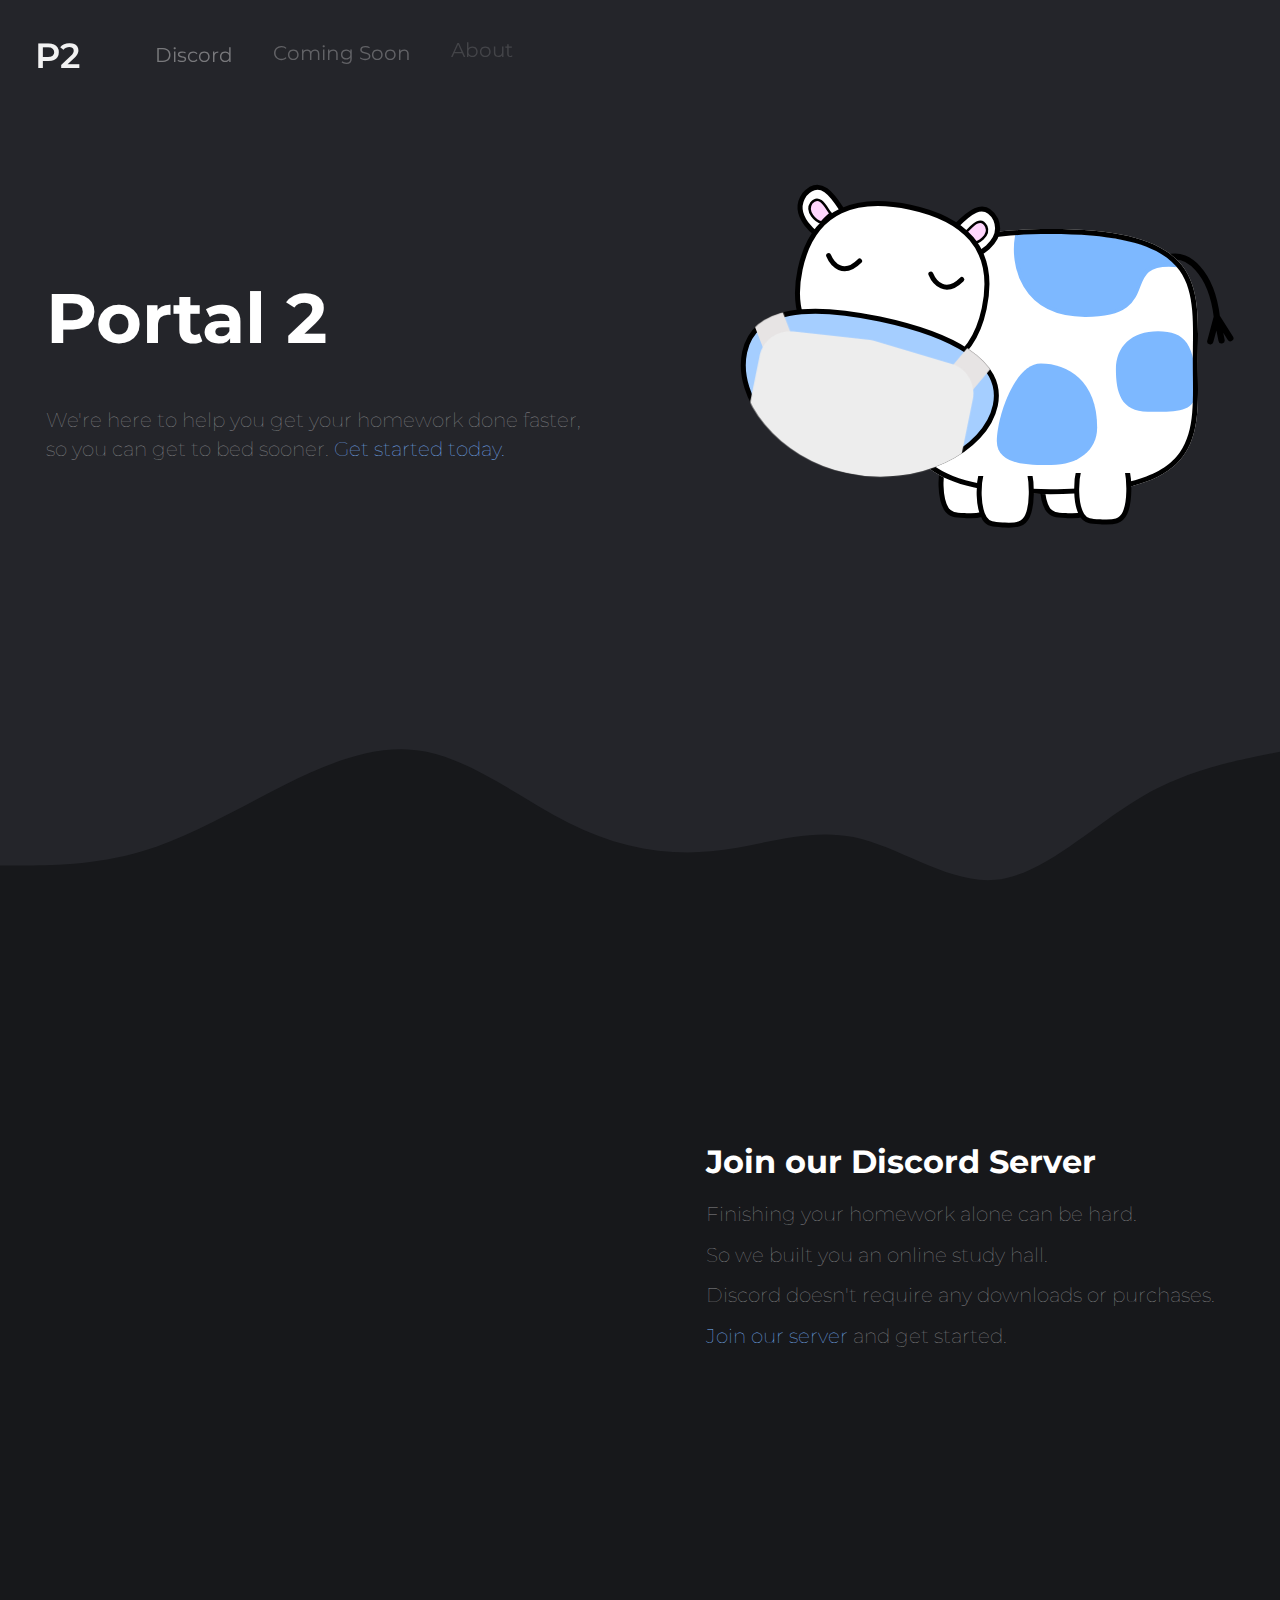
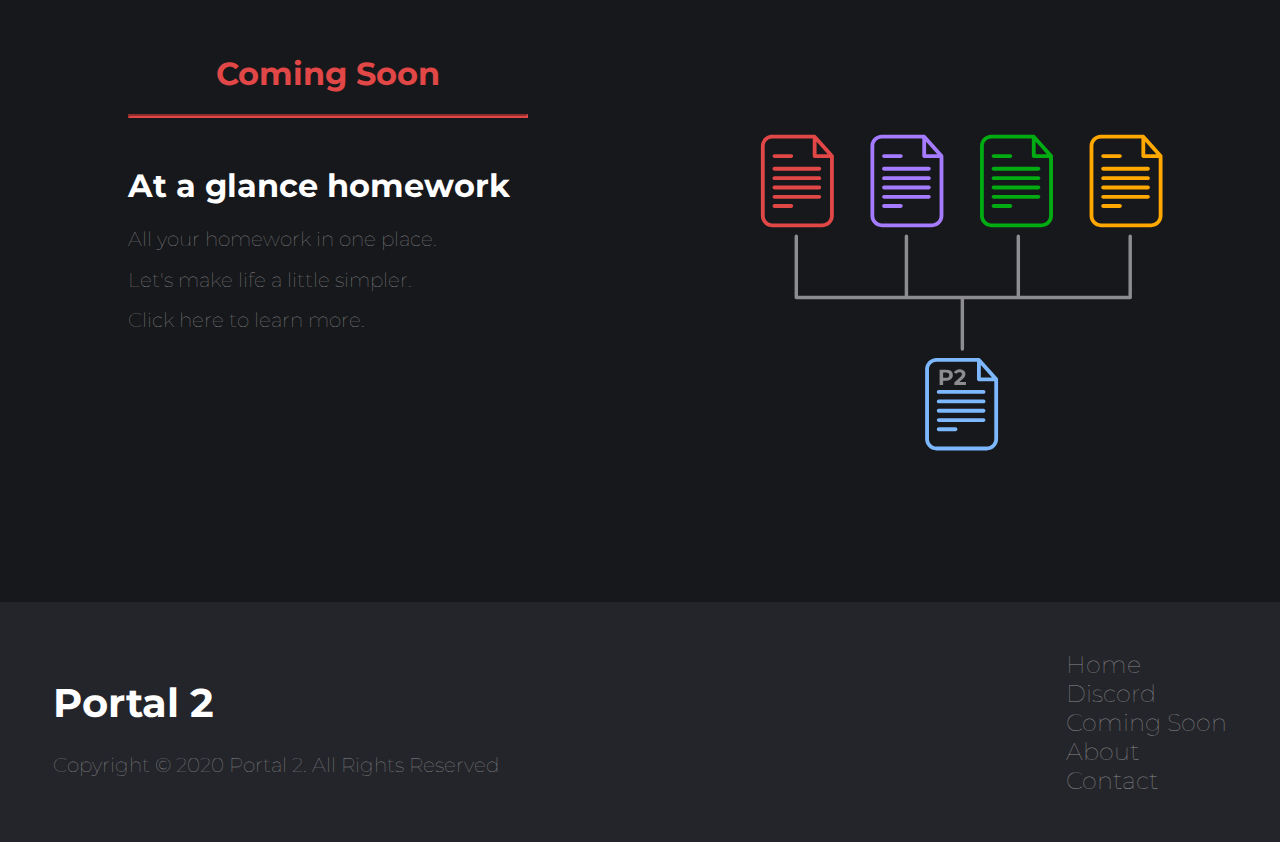
<file: index.html>
<!DOCTYPE html>
<html lang="en">
<head>
    <!-- Analytics -->
    <script async src="https://www.googletagmanager.com/gtag/js?id=UA-155208726-1"></script>
    <script>
    window.dataLayer = window.dataLayer || [];
    function gtag(){dataLayer.push(arguments);}
    gtag('js', new Date());
    gtag('config', 'UA-155208726-1');
    </script>

    <!-- Universal Metadata -->
    <meta charset="UTF-8">
    <meta name="viewport" content="width=device-width, initial-scale=1.0">
    <meta http-equiv="X-UA-Compatible" content="ie=edge">
    <meta name="description" content="A help center for Head-Royce School students to make homework easier. Visit our online library and Discord server!"/>
    <meta name="author" content="Riley C">
    <meta name="keywords" content="portal, Head-Royce School, HRS, portal 2, Head-Royce, homework, HRS homework, home page"/>
    
    <!-- Discord Embed -->
    <meta property="og:site_name" content="Website and Discord Server">
    <meta property="og:url" content="https://portal-2.github.io">
    <meta property="og:title" content="Portal 2">
    <meta property="og:description" content="A help center for Head-Royce School students to make homework easier. Visit our online resources and Discord server!">
    <meta property="og:type" content="website">
    
    <meta property="og:image" content="http://example.com/ogp.jpg" />
    <meta property="og:image:secure_url" content="https://secure.example.com/ogp.jpg" />
    <meta property="og:image:type" content="image/jpeg" />
    <meta property="og:image:width" content="400" />
    <meta property="og:image:height" content="300" />
    <meta property="og:image:alt" content="A shiny red apple with a bite taken out" />

    <meta name="og:image" itemprop="image" content="images/favicon.png">
    <meta name="theme-color" content="#7DB8FF">
    
    <!-- Icons -->
    <link rel="shortcut icon" href="images/favicon.ico" type="image/x-icon">
    <link rel="apple-touch-icon" href="images/favicon.png">

    <!-- Fonts -->
    <link href="https://fonts.googleapis.com/css?family=Montserrat:300,600" rel="stylesheet">
    <link href="https://fonts.googleapis.com/css?family=Lato&display=swap" rel="stylesheet">
    <link rel="stylesheet" type="text/css" href="pages/template.css">
    <title>Portal 2 - Home</title>
    <style>
    svg#cow-speech{
        position: absolute;
        right: 44%;
        top: 19%;
    }

    #Head{
        transition: 0.5s ease;
    }
    @keyframes head {
        20%, 100%{
            transform: translateY(-10px);
            transform-origin: center;
        }
    }
        
    #Head:hover{
        transform: translateY(-20px);
        transform-origin: center;
    }

    #Headhov{
        transform: translateY(-20px);
        transform-origin: center;
    }

    #Body-Main{
        animation: 2s body-main ease-in-out infinite alternate;
    }
    @keyframes body-main {
        to{
            transform: translateY(-8px);
            transform-origin: center;
        }
    }

    #Lower-Head{
        animation: 2s lower-head ease-in-out infinite alternate;
    }

    @keyframes lower-head{
        to{
            transform: translateY(6px);
            transform-origin: bottom;
        }
    }

    #Tail{
        animation: 2s tail ease-in-out infinite alternate;
    }

    @keyframes tail {
        to{
            transform: translatex(6px);
            transform-origin: top;
        }
    }


    #Front-Feet{
        animation: 0.1s ease-in-out infinite alternate;
        animation-name: none;
    }

    @keyframes front-feet {
        from{
            transform: translateY(8px);
        }
        to{
            transform: translateY(0px);
        }
    }

    #Back-Feet{
        animation: 0.1s ease-in-out infinite alternate backwards;
        animation-name: none;
    }

    @keyframes back-feet {
        from{
            transform: translateY(0px);
        }
        to{
            transform: translateY(8px);
        }
    }


    div.sec1{
        display: flex;
        flex-flow: row nowrap;
        justify-content: space-evenly;
        align-items: center;
        width: 100%;
        padding-top: 5em;
    }
    
    div.intro{
        max-width: 650px;
    }
    svg#cow{
        width: 40%;
    }
    h1#title{
        font-size: 70px;
        margin-right: 5em;
    }
    h2#desc{
        font-size: 20px;
        font-weight: 20;

    }
    h2#desc2{
        font-size: 20px;
        font-weight: 20;
        transform: translateY(-50%);
    }
    a.bodylinks{
        color: var(--main-color);
    }

    a#gs:hover{
        color: var(--main-color-selected);
    }
    svg#wave{
        display: block;
        
    }

    #wavepath{
        animation: wavy 40s linear infinite alternate;
        animation-fill-mode: forwards;
        -webkit-animation: wavy 40s linear infinite alternate;
        -webkit-animation-fill-mode: forwards;
    }
    @keyframes wavy {
        0%{
            d:path("M0 256L26.7 256C53.3 256 107 256 160 240C213.3 224 267 192 320 165.3C373.3 139 427 117 480 128C533.3 139 587 181 640 208C693.3 235 747 245 800 240C853.3 235 907 213 960 224C1013.3 235 1067 277 1120 272C1173.3 267 1227 213 1280 181.3C1333.3 149 1387 139 1413 133.3L1440 128L1440 320L1413.3 320C1386.7 320 1333 320 1280 320C1226.7 320 1173 320 1120 320C1066.7 320 1013 320 960 320C906.7 320 853 320 800 320C746.7 320 693 320 640 320C586.7 320 533 320 480 320C426.7 320 373 320 320 320C266.7 320 213 320 160 320C106.7 320 53 320 27 320L0 320Z");
        }
        50%{
            d:path("M0,192L26.7,165.3C53.3,139,107,85,160,101.3C213.3,117,267,203,320,218.7C373.3,235,427,181,480,176C533.3,171,587,213,640,202.7C693.3,192,747,128,800,128C853.3,128,907,192,960,213.3C1013.3,235,1067,213,1120,181.3C1173.3,149,1227,107,1280,85.3C1333.3,64,1387,64,1413,64L1440,64L1440,320L1413.3,320C1386.7,320,1333,320,1280,320C1226.7,320,1173,320,1120,320C1066.7,320,1013,320,960,320C906.7,320,853,320,800,320C746.7,320,693,320,640,320C586.7,320,533,320,480,320C426.7,320,373,320,320,320C266.7,320,213,320,160,320C106.7,320,53,320,27,320L0,320Z");
        }
        100%{
            d:path("M0,224L26.7,213.3C53.3,203,107,181,160,160C213.3,139,267,117,320,117.3C373.3,117,427,139,480,170.7C533.3,203,587,245,640,224C693.3,203,747,117,800,117.3C853.3,117,907,203,960,224C1013.3,245,1067,203,1120,197.3C1173.3,192,1227,224,1280,234.7C1333.3,245,1387,235,1413,229.3L1440,224L1440,320L1413.3,320C1386.7,320,1333,320,1280,320C1226.7,320,1173,320,1120,320C1066.7,320,1013,320,960,320C906.7,320,853,320,800,320C746.7,320,693,320,640,320C586.7,320,533,320,480,320C426.7,320,373,320,320,320C266.7,320,213,320,160,320C106.7,320,53,320,27,320L0,320Z");
        }

    }

    div.bodyblock{
        display: grid;
        grid-template-columns: 1fr 1fr;
        grid-template-rows: 1fr 1fr;
        justify-items: center;
        align-items: center;
        height: 80em;
        background-color: var(--dark-grey);
    }


    div.textblock1{
        max-width: 40em;
    }
    div#tb2{
        margin-top: 3em;
        margin-left: 1em;
    }
    div.textblock2{
        max-width: 25em;
    }
    #discord-lobby{
        width: 70%;
        height: 50%;
    }
    div#efficiency{
        position: absolute;
    }
    h2.subdesc{
        font-size: 20px;
    }

    h1#comingsoon{
        text-align: center;
        color: #E24747;
    }
    hr{
        border-color: #E24747;
        border-width: 2px;
        margin-bottom: 3em;
    }
    svg#docs{
        width: 70%;
    }


    div.quote{
        transition: 0.2s opacity ease-in-out;
        opacity: 0;
        margin-top: 3em;
        width: 75%;
        padding: 1em;
        background-color: var(--light-grey);
        color: var(--text-color);
        box-shadow: 2px 5px var(--main-color);
        border-radius: 5%;
    }

    h2#learnmore{
        cursor: pointer;
        transition: 0.2s ease-in-out;
        color: var(--text-color);        
        }
        
    h2#learnmore:hover{
        color: var(--main-color);
    }
    h2#quoteAuthor{
        font-size: 20px;
        text-align: right;
    }


    @media screen and (max-width: 600px) {
        div.bodyblock{
            grid-template-columns: 1fr;
        grid-template-rows: 1fr 1fr;
        }
        svg#wave{
            transform: translateY(2px);
        }
        div.intro{
            text-align: center;
            margin: 5vw;
            margin-left: 7vw
        }
        div.flex{
            justify-content: center;
        }

        h1#title{
            margin-right: 0px;
            white-space: nowrap;
        font-size: 70px;
        }
        div.textblock1{
            text-align: center;
            justify-content: center;
            padding: 8vw;
    }

    div.textblock1 > h2{
        font-size: 1.7;
    }
        #discord-lobby{
        width: 80%;
        height: 60%;
    }
    div#comment{
        text-align: center;
        transform: translateY(-5em);
    }
        div.footer{
            text-align: center;
            padding: 2em;
        }
    }
        
    
    </style>
</head>
<body>
<div class="desktop">
    <div id="easteregg" hidden>
                                                                                                                                                                       
                                                                                                                                                               
                                                                                                                                                               
                                                                                                                                                               
                                &@@%@@                                                                                                                         
                               @      %@                                                                                                                       
                              @( @  ./  @% #@@@@@@@@@@@@@@@(                                                                                                   
                              &@ @    @@@%                    %@@@       &@%  /@*                                                                              
                               @&  @@@.                            (@@ @@   #,  @@                                                                             
                                ,@(@                                   @@*(   @ ,@        ....,,...                                                            
                                 @@                                      @@  (  @&*.  ....................*(&@@@@@&.                                           
                                @%                                         @* *@      ...............................(@@@.                                     
                               &@                                           @@        ....................................%@@                                  
                               @      @/     %@                              @        .......................................%@/@@@,                           
                              @#       .@@@@@                                (@       ....................................     &@  @@/                         
                              @                                 @             @        ................................          @   @@                        
                             .@                                  @@. (@@      @         ..............................           .@   @@                       
                             (@                                               @          ............................             @%   @@                      
                             *@                                              ,@            .........................               @    @                      
                              @                                              @#              .....................                 @    @@                     
                        /@@@@&(,.....,*(%@@@@@@@#.                           @                    ............                     @,   #@                     
                    .@@............................,%@@@@(                  @(                                                     @(   @@@                    
                  ,@,......................................,@@@&           &@                                                      @#  .@@@@*                  
                 @@............................................../@@&     &@                                        ............   @#  @@.@ @#                 
                #@........,%@@@&,.....................................@@#@#                                      ................. @(                          
                @.......,@@@@@@@@@@......................................%@#                                    ...................@(                          
                @...........#@@@@#..........................................@@                                  ...................@/                          
                @............................................@@@@@*...........@,         ..........             ...................@(                          
                @............................................@@@@@@@@@.........@#      ...............          ...................@(                          
                %@.............................................,@@@@@@,.........@.   ...................        ...................@#                          
                 @*.............................................................@@  .....................       ...................@#                          
                  @,...................@........................................@& .......................       ..................@(                          
                   @(..................&%...........@...........................@  .......................          .............  @,                          
                    @@...................@%.......#@...........................@, .........................                        @                           
                      @(.....................,/*..............................@,  .........................                        @                           
                       ,@/..................................................&@   ..........................                       @#                           
                          @@..............................................%@     .........................                       *@                            
                            &@(.........................................@@       ........................                       ,@                             
                               %@@................................../@@            ....................                        @@                              
                                   %@@&........................,@@@,                     .........                           @@                                
                                        *@@@@@&#*,,.,,/%@@@@@@.  @@.                                                      %@@                                  
                                                                  @/#@@@.   @,           @,          @            @  #@@@.                                     
                                                                  @/      /@@            @%          @            @,                                           
                                                                  &@        @            @% @&...    @            @.                                           
                                                                   @        @            @*  @       @,           @                                            
                                                                   .@,      %@           @   ,@.     .@          &@                                            
                                                                       .,/(* @&         @,       .,/(*,@&.     *@@                                             
                                                                               /@@@@@@@.                                                                       
                                                                                                                                                               
            Why are you here? It looks like you're a little lost.
            
            Thank you anyway for using our website, it really does mean a lot.
            
            If you understand this code, or like cows as much as we do, we'd love to talk to you on Discord!

            You can find our server link on the website.

            Happy Homework!
    </div>
    <div id="home"></div>
    <div class="topnav" id="tpnv">
        <a class="tnlink" id="logo" href="#home">P2</a>
        <a class="tnlink" id="communitylink" href="#community">Discord</a>
        <!-- <a hidden class="tnlink" id="resources" href=""> Resources </a>
        <div class="dropdown-content">
            <a href="#">PDF Library</a>
            <a href="#">Study Help</a>
            <a href="#">Lunch Menu</a>
          </div>
          <div class="dropdown">
                <button class="dropbtn">Dropdown</button>
                <div class="dropdown-content">
                    <a href="#">Link 1</a>
                    <a href="#">Link 2</a>
                    <a href="#">Link 3</a>
                </div>
                </div> -->
        <a class="tnlink" id="efficiencylink" href="#efficiency">Coming Soon</a>
        <a class="tnlink" id="about" href="pages/about.html">About</a>
        <a class="tnlink" id="contact" href="pages/contact.html">Contact</a>
        <a class="tnlink" id="getStarted" href="#community" onmouseover="setMood('excited')" onmouseleave="setMood('normal')"><span id="getStartedtext">Get Started</span></a>
        <a class="tnlink" id="patreon" href="https://www.patreon.com/bePatron?u=31668042" onmouseover="setMood('excited')" onmouseleave="setMood('normal')"><span id="patreon">Become a Patron</span></a>
    </div>
    <!-- Page Specific Start-->
    <div class="sec1">
        <div class="intro">
            <h1 id="title">
                Portal 2
            </h1>
            <h2 id="desc">
                We're here to help you get your homework done faster,
            </h2>
            <h2 id="desc2">
                so you can get to bed sooner. <a class="bodylinks" href="#community" onmouseover="setMood('excited')" onmouseleave="setMood('normal')"> Get started today.</a>
            </h2>
        </div>
        <svg id="cow-speech" width="261" height="201" viewBox="0 0 261 201" fill="none" xmlns="http://www.w3.org/2000/svg">
            <path d="M36 0.5H225C244.606 0.5 260.5 16.3939 260.5 36V157V198C260.5 199.705 258.583 200.706 257.184 199.731L204.563 163.055C198.44 158.788 191.156 156.5 183.692 156.5H36C16.3939 156.5 0.5 140.606 0.5 121V36C0.5 16.3939 16.3939 0.5 36 0.5Z" fill="white" stroke="#E1E1E1"/>
            <path d="M46.616 71L42.936 65.825C42.522 65.871 42.0927 65.894 41.648 65.894H37.324V71H35.622V54.9H41.648C43.7027 54.9 45.3127 55.3907 46.478 56.372C47.6433 57.3533 48.226 58.7027 48.226 60.42C48.226 61.6773 47.904 62.743 47.26 63.617C46.6313 64.4757 45.7267 65.0967 44.546 65.48L48.479 71H46.616ZM41.602 64.445C43.1967 64.445 44.4157 64.0923 45.259 63.387C46.1023 62.6817 46.524 61.6927 46.524 60.42C46.524 59.1167 46.1023 58.12 45.259 57.43C44.4157 56.7247 43.1967 56.372 41.602 56.372H37.324V64.445H41.602ZM62.4321 65.457H52.3121C52.4041 66.7143 52.8871 67.734 53.7611 68.516C54.6351 69.2827 55.7391 69.666 57.0731 69.666C57.8244 69.666 58.5144 69.5357 59.1431 69.275C59.7718 68.999 60.3161 68.6003 60.7761 68.079L61.6961 69.137C61.1594 69.781 60.4848 70.2717 59.6721 70.609C58.8748 70.9463 57.9931 71.115 57.0271 71.115C55.7851 71.115 54.6811 70.8543 53.7151 70.333C52.7644 69.7963 52.0208 69.0603 51.4841 68.125C50.9474 67.1897 50.6791 66.1317 50.6791 64.951C50.6791 63.7703 50.9321 62.7123 51.4381 61.777C51.9594 60.8417 52.6648 60.1133 53.5541 59.592C54.4588 59.0707 55.4708 58.81 56.5901 58.81C57.7094 58.81 58.7138 59.0707 59.6031 59.592C60.4924 60.1133 61.1901 60.8417 61.6961 61.777C62.2021 62.697 62.4551 63.755 62.4551 64.951L62.4321 65.457ZM56.5901 60.213C55.4248 60.213 54.4434 60.5887 53.6461 61.34C52.8641 62.076 52.4194 63.042 52.3121 64.238H60.8911C60.7838 63.042 60.3314 62.076 59.5341 61.34C58.7521 60.5887 57.7708 60.213 56.5901 60.213ZM80.867 58.81C82.385 58.81 83.5733 59.247 84.432 60.121C85.306 60.995 85.743 62.283 85.743 63.985V71H84.11V64.146C84.11 62.8887 83.8033 61.9303 83.19 61.271C82.592 60.6117 81.741 60.282 80.637 60.282C79.3796 60.282 78.3906 60.673 77.67 61.455C76.9493 62.2217 76.589 63.2873 76.589 64.652V71H74.956V64.146C74.956 62.8887 74.6493 61.9303 74.036 61.271C73.438 60.6117 72.5793 60.282 71.46 60.282C70.218 60.282 69.229 60.673 68.493 61.455C67.7723 62.2217 67.412 63.2873 67.412 64.652V71H65.779V58.902H67.343V61.11C67.7723 60.374 68.3703 59.8067 69.137 59.408C69.9036 59.0093 70.7853 58.81 71.782 58.81C72.794 58.81 73.668 59.0247 74.404 59.454C75.1553 59.8833 75.715 60.5197 76.083 61.363C76.5276 60.5657 77.164 59.9447 77.992 59.5C78.8353 59.04 79.7936 58.81 80.867 58.81ZM100.75 65.457H90.6305C90.7225 66.7143 91.2055 67.734 92.0795 68.516C92.9535 69.2827 94.0575 69.666 95.3915 69.666C96.1428 69.666 96.8328 69.5357 97.4615 69.275C98.0901 68.999 98.6345 68.6003 99.0945 68.079L100.014 69.137C99.4778 69.781 98.8031 70.2717 97.9905 70.609C97.1931 70.9463 96.3115 71.115 95.3455 71.115C94.1035 71.115 92.9995 70.8543 92.0335 70.333C91.0828 69.7963 90.3391 69.0603 89.8025 68.125C89.2658 67.1897 88.9975 66.1317 88.9975 64.951C88.9975 63.7703 89.2505 62.7123 89.7565 61.777C90.2778 60.8417 90.9831 60.1133 91.8725 59.592C92.7771 59.0707 93.7891 58.81 94.9085 58.81C96.0278 58.81 97.0321 59.0707 97.9215 59.592C98.8108 60.1133 99.5085 60.8417 100.014 61.777C100.52 62.697 100.773 63.755 100.773 64.951L100.75 65.457ZM94.9085 60.213C93.7431 60.213 92.7618 60.5887 91.9645 61.34C91.1825 62.076 90.7378 63.042 90.6305 64.238H99.2095C99.1021 63.042 98.6498 62.076 97.8525 61.34C97.0705 60.5887 96.0891 60.213 94.9085 60.213ZM119.185 58.81C120.703 58.81 121.892 59.247 122.75 60.121C123.624 60.995 124.061 62.283 124.061 63.985V71H122.428V64.146C122.428 62.8887 122.122 61.9303 121.508 61.271C120.91 60.6117 120.059 60.282 118.955 60.282C117.698 60.282 116.709 60.673 115.988 61.455C115.268 62.2217 114.907 63.2873 114.907 64.652V71H113.274V64.146C113.274 62.8887 112.968 61.9303 112.354 61.271C111.756 60.6117 110.898 60.282 109.778 60.282C108.536 60.282 107.547 60.673 106.811 61.455C106.091 62.2217 105.73 63.2873 105.73 64.652V71H104.097V58.902H105.661V61.11C106.091 60.374 106.689 59.8067 107.455 59.408C108.222 59.0093 109.104 58.81 110.1 58.81C111.112 58.81 111.986 59.0247 112.722 59.454C113.474 59.8833 114.033 60.5197 114.401 61.363C114.846 60.5657 115.482 59.9447 116.31 59.5C117.154 59.04 118.112 58.81 119.185 58.81ZM134.723 58.81C135.858 58.81 136.885 59.0707 137.805 59.592C138.725 60.098 139.446 60.8187 139.967 61.754C140.488 62.6893 140.749 63.755 140.749 64.951C140.749 66.147 140.488 67.2127 139.967 68.148C139.446 69.0833 138.725 69.8117 137.805 70.333C136.885 70.8543 135.858 71.115 134.723 71.115C133.711 71.115 132.799 70.9003 131.986 70.471C131.189 70.0417 130.545 69.4207 130.054 68.608V71H128.49V53.934H130.123V61.202C130.629 60.42 131.273 59.8297 132.055 59.431C132.852 59.017 133.742 58.81 134.723 58.81ZM134.608 69.666C135.451 69.666 136.218 69.4743 136.908 69.091C137.598 68.6923 138.135 68.1327 138.518 67.412C138.917 66.6913 139.116 65.871 139.116 64.951C139.116 64.031 138.917 63.2107 138.518 62.49C138.135 61.7693 137.598 61.2173 136.908 60.834C136.218 60.4353 135.451 60.236 134.608 60.236C133.749 60.236 132.975 60.4353 132.285 60.834C131.61 61.2173 131.074 61.7693 130.675 62.49C130.292 63.2107 130.1 64.031 130.1 64.951C130.1 65.871 130.292 66.6913 130.675 67.412C131.074 68.1327 131.61 68.6923 132.285 69.091C132.975 69.4743 133.749 69.666 134.608 69.666ZM154.612 65.457H144.492C144.584 66.7143 145.067 67.734 145.941 68.516C146.815 69.2827 147.919 69.666 149.253 69.666C150.004 69.666 150.694 69.5357 151.323 69.275C151.951 68.999 152.496 68.6003 152.956 68.079L153.876 69.137C153.339 69.781 152.664 70.2717 151.852 70.609C151.054 70.9463 150.173 71.115 149.207 71.115C147.965 71.115 146.861 70.8543 145.895 70.333C144.944 69.7963 144.2 69.0603 143.664 68.125C143.127 67.1897 142.859 66.1317 142.859 64.951C142.859 63.7703 143.112 62.7123 143.618 61.777C144.139 60.8417 144.844 60.1133 145.734 59.592C146.638 59.0707 147.65 58.81 148.77 58.81C149.889 58.81 150.893 59.0707 151.783 59.592C152.672 60.1133 153.37 60.8417 153.876 61.777C154.382 62.697 154.635 63.755 154.635 64.951L154.612 65.457ZM148.77 60.213C147.604 60.213 146.623 60.5887 145.826 61.34C145.044 62.076 144.599 63.042 144.492 64.238H153.071C152.963 63.042 152.511 62.076 151.714 61.34C150.932 60.5887 149.95 60.213 148.77 60.213ZM159.523 61.271C159.906 60.4583 160.473 59.845 161.225 59.431C161.991 59.017 162.934 58.81 164.054 58.81V60.397L163.663 60.374C162.39 60.374 161.393 60.765 160.673 61.547C159.952 62.329 159.592 63.4253 159.592 64.836V71H157.959V58.902H159.523V61.271ZM179.581 70.264C179.274 70.54 178.891 70.7547 178.431 70.908C177.986 71.046 177.518 71.115 177.028 71.115C175.893 71.115 175.019 70.8083 174.406 70.195C173.792 69.5817 173.486 68.7153 173.486 67.596V60.282H171.324V58.902H173.486V56.257H175.119V58.902H178.799V60.282H175.119V67.504C175.119 68.2247 175.295 68.7767 175.648 69.16C176.016 69.528 176.537 69.712 177.212 69.712C177.549 69.712 177.871 69.6583 178.178 69.551C178.5 69.4437 178.776 69.2903 179.006 69.091L179.581 70.264ZM187.072 71.115C185.906 71.115 184.856 70.8543 183.921 70.333C182.985 69.7963 182.249 69.0603 181.713 68.125C181.176 67.1897 180.908 66.1317 180.908 64.951C180.908 63.7703 181.176 62.7123 181.713 61.777C182.249 60.8417 182.985 60.1133 183.921 59.592C184.856 59.0707 185.906 58.81 187.072 58.81C188.237 58.81 189.287 59.0707 190.223 59.592C191.158 60.1133 191.886 60.8417 192.408 61.777C192.944 62.7123 193.213 63.7703 193.213 64.951C193.213 66.1317 192.944 67.1897 192.408 68.125C191.886 69.0603 191.158 69.7963 190.223 70.333C189.287 70.8543 188.237 71.115 187.072 71.115ZM187.072 69.666C187.93 69.666 188.697 69.4743 189.372 69.091C190.062 68.6923 190.598 68.1327 190.982 67.412C191.365 66.6913 191.557 65.871 191.557 64.951C191.557 64.031 191.365 63.2107 190.982 62.49C190.598 61.7693 190.062 61.2173 189.372 60.834C188.697 60.4353 187.93 60.236 187.072 60.236C186.213 60.236 185.439 60.4353 184.749 60.834C184.074 61.2173 183.537 61.7693 183.139 62.49C182.755 63.2107 182.564 64.031 182.564 64.951C182.564 65.871 182.755 66.6913 183.139 67.412C183.537 68.1327 184.074 68.6923 184.749 69.091C185.439 69.4743 186.213 69.666 187.072 69.666ZM53.033 86.902L48.456 99H46.915L43.097 89.087L39.279 99H37.738L33.184 86.902H34.748L38.543 97.183L42.43 86.902H43.833L47.697 97.183L51.538 86.902H53.033ZM59.3645 86.81C60.9438 86.81 62.1551 87.2087 62.9985 88.006C63.8418 88.788 64.2635 89.9533 64.2635 91.502V99H62.6995V97.114C62.3315 97.7427 61.7871 98.2333 61.0665 98.586C60.3611 98.9387 59.5178 99.115 58.5365 99.115C57.1871 99.115 56.1138 98.793 55.3165 98.149C54.5191 97.505 54.1205 96.654 54.1205 95.596C54.1205 94.5687 54.4885 93.7407 55.2245 93.112C55.9758 92.4833 57.1641 92.169 58.7895 92.169H62.6305V91.433C62.6305 90.3903 62.3391 89.6007 61.7565 89.064C61.1738 88.512 60.3228 88.236 59.2035 88.236C58.4368 88.236 57.7008 88.3663 56.9955 88.627C56.2901 88.8723 55.6845 89.2173 55.1785 89.662L54.4425 88.443C55.0558 87.9217 55.7918 87.523 56.6505 87.247C57.5091 86.9557 58.4138 86.81 59.3645 86.81ZM58.7895 97.827C59.7095 97.827 60.4991 97.62 61.1585 97.206C61.8178 96.7767 62.3085 96.1633 62.6305 95.366V93.388H58.8355C56.7655 93.388 55.7305 94.1087 55.7305 95.55C55.7305 96.2553 55.9988 96.815 56.5355 97.229C57.0721 97.6277 57.8235 97.827 58.7895 97.827ZM71.9419 99.115C70.9605 99.115 70.0175 98.977 69.1129 98.701C68.2235 98.4097 67.5259 98.0493 67.0199 97.62L67.7559 96.332C68.2619 96.7307 68.8982 97.0603 69.6649 97.321C70.4315 97.5663 71.2289 97.689 72.0569 97.689C73.1609 97.689 73.9735 97.5203 74.4949 97.183C75.0315 96.8303 75.2999 96.3397 75.2999 95.711C75.2999 95.2663 75.1542 94.9213 74.8629 94.676C74.5715 94.4153 74.2035 94.2237 73.7589 94.101C73.3142 93.963 72.7239 93.8327 71.9879 93.71C71.0065 93.526 70.2169 93.342 69.6189 93.158C69.0209 92.9587 68.5072 92.629 68.0779 92.169C67.6639 91.709 67.4569 91.0727 67.4569 90.26C67.4569 89.248 67.8785 88.42 68.7219 87.776C69.5652 87.132 70.7382 86.81 72.2409 86.81C73.0229 86.81 73.8049 86.9173 74.5869 87.132C75.3689 87.3313 76.0129 87.5997 76.5189 87.937L75.8059 89.248C74.8092 88.558 73.6209 88.213 72.2409 88.213C71.1982 88.213 70.4085 88.397 69.8719 88.765C69.3505 89.133 69.0899 89.616 69.0899 90.214C69.0899 90.674 69.2355 91.042 69.5269 91.318C69.8335 91.594 70.2092 91.801 70.6539 91.939C71.0985 92.0617 71.7119 92.192 72.4939 92.33C73.4599 92.514 74.2342 92.698 74.8169 92.882C75.3995 93.066 75.8979 93.3803 76.3119 93.825C76.7259 94.2697 76.9329 94.883 76.9329 95.665C76.9329 96.723 76.4882 97.5663 75.5989 98.195C74.7249 98.8083 73.5059 99.115 71.9419 99.115ZM86.1158 86.81C87.6338 86.81 88.8375 87.2547 89.7268 88.144C90.6315 89.018 91.0838 90.2983 91.0838 91.985V99H89.4508V92.146C89.4508 90.8887 89.1365 89.9303 88.5078 89.271C87.8791 88.6117 86.9821 88.282 85.8168 88.282C84.5135 88.282 83.4785 88.673 82.7118 89.455C81.9605 90.2217 81.5848 91.2873 81.5848 92.652V99H79.9518V81.934H81.5848V89.018C82.0295 88.3127 82.6428 87.7683 83.4248 87.385C84.2068 87.0017 85.1038 86.81 86.1158 86.81ZM111.703 86.902L105.654 100.449C105.163 101.584 104.596 102.389 103.952 102.864C103.308 103.339 102.533 103.577 101.629 103.577C101.046 103.577 100.502 103.485 99.9958 103.301C99.4898 103.117 99.0528 102.841 98.6848 102.473L99.4438 101.254C100.057 101.867 100.793 102.174 101.652 102.174C102.204 102.174 102.671 102.021 103.055 101.714C103.453 101.407 103.821 100.886 104.159 100.15L104.688 98.977L99.2828 86.902H100.985L105.539 97.183L110.093 86.902H111.703ZM118.611 99.115C117.445 99.115 116.395 98.8543 115.46 98.333C114.524 97.7963 113.788 97.0603 113.252 96.125C112.715 95.1897 112.447 94.1317 112.447 92.951C112.447 91.7703 112.715 90.7123 113.252 89.777C113.788 88.8417 114.524 88.1133 115.46 87.592C116.395 87.0707 117.445 86.81 118.611 86.81C119.776 86.81 120.826 87.0707 121.762 87.592C122.697 88.1133 123.425 88.8417 123.947 89.777C124.483 90.7123 124.752 91.7703 124.752 92.951C124.752 94.1317 124.483 95.1897 123.947 96.125C123.425 97.0603 122.697 97.7963 121.762 98.333C120.826 98.8543 119.776 99.115 118.611 99.115ZM118.611 97.666C119.469 97.666 120.236 97.4743 120.911 97.091C121.601 96.6923 122.137 96.1327 122.521 95.412C122.904 94.6913 123.096 93.871 123.096 92.951C123.096 92.031 122.904 91.2107 122.521 90.49C122.137 89.7693 121.601 89.2173 120.911 88.834C120.236 88.4353 119.469 88.236 118.611 88.236C117.752 88.236 116.978 88.4353 116.288 88.834C115.613 89.2173 115.076 89.7693 114.678 90.49C114.294 91.2107 114.103 92.031 114.103 92.951C114.103 93.871 114.294 94.6913 114.678 95.412C115.076 96.1327 115.613 96.6923 116.288 97.091C116.978 97.4743 117.752 97.666 118.611 97.666ZM138.988 86.902V99H137.424V96.792C136.994 97.528 136.404 98.103 135.653 98.517C134.901 98.9157 134.043 99.115 133.077 99.115C131.497 99.115 130.248 98.678 129.328 97.804C128.423 96.9147 127.971 95.619 127.971 93.917V86.902H129.604V93.756C129.604 95.0287 129.918 95.9947 130.547 96.654C131.175 97.3133 132.072 97.643 133.238 97.643C134.51 97.643 135.515 97.2597 136.251 96.493C136.987 95.711 137.355 94.63 137.355 93.25V86.902H138.988ZM145.125 89.271C145.509 88.4583 146.076 87.845 146.827 87.431C147.594 87.017 148.537 86.81 149.656 86.81V88.397L149.265 88.374C147.993 88.374 146.996 88.765 146.275 89.547C145.555 90.329 145.194 91.4253 145.194 92.836V99H143.561V86.902H145.125V89.271ZM164.976 86.81C166.494 86.81 167.698 87.2547 168.587 88.144C169.492 89.018 169.944 90.2983 169.944 91.985V99H168.311V92.146C168.311 90.8887 167.997 89.9303 167.368 89.271C166.739 88.6117 165.842 88.282 164.677 88.282C163.374 88.282 162.339 88.673 161.572 89.455C160.821 90.2217 160.445 91.2873 160.445 92.652V99H158.812V81.934H160.445V89.018C160.89 88.3127 161.503 87.7683 162.285 87.385C163.067 87.0017 163.964 86.81 164.976 86.81ZM178.61 86.81C180.189 86.81 181.4 87.2087 182.244 88.006C183.087 88.788 183.509 89.9533 183.509 91.502V99H181.945V97.114C181.577 97.7427 181.032 98.2333 180.312 98.586C179.606 98.9387 178.763 99.115 177.782 99.115C176.432 99.115 175.359 98.793 174.562 98.149C173.764 97.505 173.366 96.654 173.366 95.596C173.366 94.5687 173.734 93.7407 174.47 93.112C175.221 92.4833 176.409 92.169 178.035 92.169H181.876V91.433C181.876 90.3903 181.584 89.6007 181.002 89.064C180.419 88.512 179.568 88.236 178.449 88.236C177.682 88.236 176.946 88.3663 176.241 88.627C175.535 88.8723 174.93 89.2173 174.424 89.662L173.688 88.443C174.301 87.9217 175.037 87.523 175.896 87.247C176.754 86.9557 177.659 86.81 178.61 86.81ZM178.035 97.827C178.955 97.827 179.744 97.62 180.404 97.206C181.063 96.7767 181.554 96.1633 181.876 95.366V93.388H178.081C176.011 93.388 174.976 94.1087 174.976 95.55C174.976 96.2553 175.244 96.815 175.781 97.229C176.317 97.6277 177.069 97.827 178.035 97.827ZM194.108 86.81C195.626 86.81 196.83 87.2547 197.719 88.144C198.624 89.018 199.076 90.2983 199.076 91.985V99H197.443V92.146C197.443 90.8887 197.129 89.9303 196.5 89.271C195.871 88.6117 194.974 88.282 193.809 88.282C192.506 88.282 191.471 88.673 190.704 89.455C189.953 90.2217 189.577 91.2873 189.577 92.652V99H187.944V86.902H189.508V89.133C189.953 88.397 190.566 87.8297 191.348 87.431C192.145 87.017 193.065 86.81 194.108 86.81ZM214.594 81.934V99H213.03V96.608C212.54 97.4207 211.888 98.0417 211.075 98.471C210.278 98.9003 209.373 99.115 208.361 99.115C207.227 99.115 206.199 98.8543 205.279 98.333C204.359 97.8117 203.639 97.0833 203.117 96.148C202.596 95.2127 202.335 94.147 202.335 92.951C202.335 91.755 202.596 90.6893 203.117 89.754C203.639 88.8187 204.359 88.098 205.279 87.592C206.199 87.0707 207.227 86.81 208.361 86.81C209.343 86.81 210.224 87.017 211.006 87.431C211.804 87.8297 212.455 88.42 212.961 89.202V81.934H214.594ZM208.499 97.666C209.343 97.666 210.102 97.4743 210.776 97.091C211.466 96.6923 212.003 96.1327 212.386 95.412C212.785 94.6913 212.984 93.871 212.984 92.951C212.984 92.031 212.785 91.2107 212.386 90.49C212.003 89.7693 211.466 89.2173 210.776 88.834C210.102 88.4353 209.343 88.236 208.499 88.236C207.641 88.236 206.866 88.4353 206.176 88.834C205.502 89.2173 204.965 89.7693 204.566 90.49C204.183 91.2107 203.991 92.031 203.991 92.951C203.991 93.871 204.183 94.6913 204.566 95.412C204.965 96.1327 205.502 96.6923 206.176 97.091C206.866 97.4743 207.641 97.666 208.499 97.666ZM222.385 99.115C221.404 99.115 220.461 98.977 219.556 98.701C218.667 98.4097 217.969 98.0493 217.463 97.62L218.199 96.332C218.705 96.7307 219.342 97.0603 220.108 97.321C220.875 97.5663 221.672 97.689 222.5 97.689C223.604 97.689 224.417 97.5203 224.938 97.183C225.475 96.8303 225.743 96.3397 225.743 95.711C225.743 95.2663 225.598 94.9213 225.306 94.676C225.015 94.4153 224.647 94.2237 224.202 94.101C223.758 93.963 223.167 93.8327 222.431 93.71C221.45 93.526 220.66 93.342 220.062 93.158C219.464 92.9587 218.951 92.629 218.521 92.169C218.107 91.709 217.9 91.0727 217.9 90.26C217.9 89.248 218.322 88.42 219.165 87.776C220.009 87.132 221.182 86.81 222.684 86.81C223.466 86.81 224.248 86.9173 225.03 87.132C225.812 87.3313 226.456 87.5997 226.962 87.937L226.249 89.248C225.253 88.558 224.064 88.213 222.684 88.213C221.642 88.213 220.852 88.397 220.315 88.765C219.794 89.133 219.533 89.616 219.533 90.214C219.533 90.674 219.679 91.042 219.97 91.318C220.277 91.594 220.653 91.801 221.097 91.939C221.542 92.0617 222.155 92.192 222.937 92.33C223.903 92.514 224.678 92.698 225.26 92.882C225.843 93.066 226.341 93.3803 226.755 93.825C227.169 94.2697 227.376 94.883 227.376 95.665C227.376 96.723 226.932 97.5663 226.042 98.195C225.168 98.8083 223.949 99.115 222.385 99.115Z" fill="black"/>
            </svg>
            <svg id="cow" width="819" height="558" viewBox="0 0 819 558" fill="none" xmlns="http://www.w3.org/2000/svg">
                <g id="Group 1">
                    <g id="Body">
                    <g id="Back-Feet">
                    <path id="Back-Right-Foot" d="M520.915 518.961C509.412 500.2 511.463 463.825 515.725 446.437L593.077 446.398C596.425 463.102 598.003 496.795 589.573 515.346C583.53 528.646 572.267 530.541 553.181 529.591C537.161 528.794 527.121 529.082 520.915 518.961Z" fill="white" stroke="black" stroke-width="8"/>
                    <path id="Back-Left-Foot" d="M358.915 518.961C347.412 500.2 349.463 463.825 353.725 446.437L431.077 446.398C434.425 463.102 436.003 496.795 427.573 515.346C421.53 528.646 410.267 530.541 391.181 529.591C375.161 528.794 365.121 529.082 358.915 518.961Z" fill="white" stroke="black" stroke-width="8"/>
                    </g>
                    <g id="Body-Main">
                    <path id="Tail" d="M719.097 115.704C743.264 110.87 782.397 136.904 791.597 211.704M791.597 211.704L781.097 250.704M791.597 211.704L799.097 249.204M791.597 211.704L813.097 245.704" stroke="black" stroke-width="10" stroke-linecap="round"/>
                    <path id="Body-Rec" d="M761.097 283.204C761.097 400.288 780.097 495.204 525.097 495.204C270.097 495.204 289.097 400.288 289.097 283.204C289.097 166.119 270.097 71.2037 525.097 71.2037C780.097 71.2037 761.097 166.119 761.097 283.204Z" fill="white"/>
                    <g id="Blotches">
                    <path id="Blotch-3" d="M758.088 329.704C758.088 366.154 723.9 363.204 681.097 363.204C638.295 363.204 630.097 332.154 630.097 295.704C630.097 259.253 654.786 234.704 697.588 234.704C740.39 234.704 758.088 254.704 758.088 329.704Z" fill="#7DB8FF"/>
                    <path id="Blotch-2" d="M600.107 388.704C600.107 425.154 569.409 448.704 526.607 448.704C483.805 448.704 439.597 446.654 439.597 410.204C439.597 373.753 467.295 286.204 510.097 286.204C552.9 286.204 600.107 313.704 600.107 388.704Z" fill="#7DB8FF"/>
                    <path id="Blotch-1" d="M580.597 208.704C478.997 208.304 463.931 126.37 471.597 83.2037C537.597 74.7037 686.097 83.2037 722.597 128.704C630.097 123.204 707.597 209.204 580.597 208.704Z" fill="#7DB8FF" stroke="#7DB8FF" stroke-width="6"/>
                    </g>
                    <path id="Body-Rec-(Stroke)" fill-rule="evenodd" clip-rule="evenodd" d="M753.263 306.464C753.181 298.892 753.097 291.141 753.097 283.204C753.097 275.267 753.181 267.516 753.263 259.943C753.488 239.115 753.698 219.639 752.112 201.376C749.967 176.682 744.59 155.453 732.19 137.916C707.557 103.075 652.41 79.2037 525.097 79.2037C397.785 79.2037 342.638 103.075 318.005 137.916C305.605 155.453 300.228 176.682 298.083 201.376C296.497 219.639 296.707 239.115 296.932 259.943C297.014 267.516 297.097 275.267 297.097 283.204C297.097 291.14 297.014 298.892 296.932 306.464C296.707 327.293 296.497 346.768 298.083 365.031C300.228 389.725 305.605 410.954 318.005 428.492C342.638 463.332 397.785 487.204 525.097 487.204C652.41 487.204 707.557 463.332 732.19 428.492C744.59 410.954 749.967 389.725 752.112 365.031C753.698 346.768 753.488 327.293 753.263 306.464ZM761.261 306.022C761.18 298.526 761.097 290.913 761.097 283.204C761.097 275.495 761.18 267.882 761.261 260.386C762.412 154.032 763.308 71.2037 525.097 71.2037C286.887 71.2037 287.783 154.032 288.934 260.386C289.015 267.882 289.097 275.495 289.097 283.204C289.097 290.913 289.015 298.526 288.934 306.022C287.783 412.375 286.887 495.204 525.097 495.204C763.308 495.204 762.412 412.375 761.261 306.022Z" fill="black"/>
                    </g>
                    <g id="Front-Feet">
                    <g id="Front-Left-Foot">
                    <path id="Vector 4" d="M419.915 533.961C408.412 515.2 410.463 478.825 414.725 461.437L492.077 461.398C495.425 478.102 497.003 511.795 488.573 530.346C482.53 543.646 471.267 545.541 452.181 544.591C436.161 543.794 426.121 544.082 419.915 533.961Z" fill="white" stroke="black" stroke-width="8"/>
                    <path id="Rectangle 1" d="M406.285 455.161H504.759V466.269H406.285V455.161Z" fill="white"/>
                    </g>
                    <g id="Front-Right-Foot">
                    <path id="Vector 4_2" d="M575.915 528.961C564.412 510.2 566.463 473.825 570.725 456.437L648.077 456.398C651.425 473.102 653.003 506.795 644.573 525.346C638.53 538.646 627.267 540.541 608.181 539.591C592.161 538.794 582.121 539.082 575.915 528.961Z" fill="white" stroke="black" stroke-width="8"/>
                    <path id="Rectangle 1_2" d="M562.285 450.161H660.759V461.269H562.285V450.161Z" fill="white"/>
                    </g>
                    </g>
                    </g>
                    <g id="Head">
                    <g id="Upper-Head">
                    <g id="Ears">
                    <g id="Right-Ear">
                    <path id="Right-Outer" d="M437.77 55.587C452.965 91.7347 405.859 118.016 386.526 117.283C383.359 109.857 368.165 88.0586 360.964 78.0875C374.373 70.8093 413.41 10.7387 437.77 55.587Z" fill="white" stroke="black" stroke-width="8"/>
                    <path id="Right-Inner" d="M422.657 66.7314C429.296 82.5255 408.714 94.0087 400.267 93.6883C398.883 90.4439 392.244 80.9193 389.097 76.5626C394.957 73.3825 412.013 47.1358 422.657 66.7314Z" fill="#FFD6FD" stroke="black" stroke-width="4"/>
                    </g>
                    <g id="Left-Ear">
                    <path id="Left-Outer" d="M131.647 16.2018C109.269 48.4003 149.881 83.9013 168.944 87.2037C173.586 80.5989 192.98 62.4356 202.097 54.1796C190.494 44.2723 164.8 -22.6016 131.647 16.2018Z" fill="white" stroke="black" stroke-width="8"/>
                    <path id="Left-Inner" d="M142.959 29.446C133.181 43.5146 150.926 59.0261 159.256 60.469C161.284 57.5832 169.758 49.6471 173.741 46.0397C168.671 41.711 157.445 12.4916 142.959 29.446Z" fill="#FFD6FD" stroke="black" stroke-width="4"/>
                    </g>
                    </g>
                    <path id="Upper-Head-(Shape)" d="M419.432 198.117C408.788 248.194 385.392 275.832 355.03 289.101C324.373 302.499 285.854 301.596 244.429 292.791C203.002 283.986 167.951 269.25 145.887 244.667C124.032 220.317 114.357 185.654 125.01 135.535C135.656 85.4483 159.317 56.6077 189.995 42.1947C220.905 27.6732 259.652 27.4542 300.98 36.2387C342.309 45.0234 377.121 60.8785 398.967 86.5921C420.654 112.118 430.087 147.99 419.432 198.117Z" fill="white" stroke="black" stroke-width="8"/>
                    <g id="Eyes">
                    <path id="Left-Eye" d="M170.597 113.704C176.264 127.37 194.097 148.204 220.097 122.204" stroke="black" stroke-width="8" stroke-linecap="round"/>
                    <path id="Right-Eye" d="M334.097 143.204C339.764 156.87 357.597 177.704 383.597 151.704" stroke="black" stroke-width="8" stroke-linecap="round"/>
                    </g>
                    </g>
                    <g id="Lower-Head">
                    <path id="Lower-Head-(Shape)" d="M437.185 353.372C429.609 389.015 398.884 421.099 355.494 441.368C312.208 461.589 256.909 469.729 201.334 457.916C145.774 446.107 100.551 416.611 71.2012 381.004C41.7993 345.333 28.5971 303.911 36.2004 268.14C39.9906 250.309 48.2753 236.778 60.181 226.752C72.142 216.68 87.9734 209.966 107.079 206.205C145.381 198.664 195.978 203.152 252.266 215.116C308.542 227.078 358.912 244.047 393.148 267.045C410.239 278.526 423.105 291.374 430.763 305.65C438.376 319.842 440.954 335.641 437.185 353.372Z" fill="#A5CEFF" stroke="black" stroke-width="8"/>
                    <mask id="mask0" mask-type="alpha" maskUnits="userSpaceOnUse" x="0" y="168" width="463" height="339">
                    <path id="Lower-Head-(Shape)_2" d="M437.185 353.372C429.609 389.015 398.884 421.099 355.494 441.368C312.208 461.589 256.909 469.729 201.334 457.916C145.774 446.107 100.551 416.611 71.2012 381.004C41.7993 345.333 28.5971 303.911 36.2004 268.14C39.9906 250.309 48.2753 236.778 60.181 226.752C72.142 216.68 87.9734 209.966 107.079 206.205C145.381 198.664 195.978 203.152 252.266 215.116C308.542 227.078 358.912 244.047 393.148 267.045C410.239 278.526 423.105 291.374 430.763 305.65C438.376 319.842 440.954 335.641 437.185 353.372Z" fill="#A5CEFF" stroke="black" stroke-width="8"/>
                    </mask>
                    <g mask="url(#mask0)">
                    <path id="Left-Nostril" d="M88.282 269.627C84.3191 258.435 145.48 252.246 147.065 272.261C148.65 292.275 92.2449 280.82 88.282 269.627Z" fill="black" stroke="black" stroke-width="5"/>
                    <path id="Right-Nostril" d="M371.795 316.712C373.344 328.484 312.233 321.821 314.844 301.914C317.455 282.008 370.246 304.94 371.795 316.712Z" fill="black" stroke="black" stroke-width="5"/>
                    <path id="Mouth" d="M182.097 345.704C182.097 344.047 180.754 342.704 179.097 342.704C177.441 342.704 176.097 344.047 176.097 345.704H182.097ZM263.003 358.95C263.415 357.346 262.449 355.71 260.844 355.298C259.239 354.886 257.604 355.852 257.192 357.457L263.003 358.95ZM176.097 345.704C176.097 367.684 196.016 380.414 215.733 383.162C225.728 384.556 236.152 383.511 244.786 379.647C253.475 375.757 260.433 368.951 263.003 358.95L257.192 357.457C255.162 365.356 249.695 370.875 242.334 374.17C234.918 377.49 225.667 378.489 216.562 377.22C198.079 374.643 182.097 363.224 182.097 345.704H176.097Z" fill="black"/>
                    <rect id="Rectangle 4" x="410.136" y="240" width="50" height="92" transform="rotate(40 410.136 240)" fill="#E7E4E4"/>
                    <rect id="Rectangle 3" x="41" y="196.918" width="50" height="92" transform="rotate(-21 41 196.918)" fill="#E7E4E4"/>
                    <path id="Rectangle 2" d="M60.1782 273.851C65.2309 249.016 88.3876 232.132 113.578 234.916L236.619 248.516C239.534 248.838 242.414 249.421 245.224 250.258L367.24 286.601C391.563 293.846 406.329 318.462 401.269 343.331L379.877 448.479C374.481 474.998 348.61 492.122 322.091 486.727L77.0163 436.866C50.4976 431.47 33.3737 405.599 38.769 379.08L60.1782 273.851Z" fill="#EDEDED"/>
                    </g>
                    </g>
                    </g>
                    </g>
                    </svg>
    </div>
    <svg id="wave" xmlns="http://www.w3.org/2000/svg" viewBox="0 0 1440 320"><path id="wavepath" fill="#17181B" fill-opacity="1" d="M0,256L26.7,256C53.3,256,107,256,160,240C213.3,224,267,192,320,165.3C373.3,139,427,117,480,128C533.3,139,587,181,640,208C693.3,235,747,245,800,240C853.3,235,907,213,960,224C1013.3,235,1067,277,1120,272C1173.3,267,1227,213,1280,181.3C1333.3,149,1387,139,1413,133.3L1440,128L1440,320L1413.3,320C1386.7,320,1333,320,1280,320C1226.7,320,1173,320,1120,320C1066.7,320,1013,320,960,320C906.7,320,853,320,800,320C746.7,320,693,320,640,320C586.7,320,533,320,480,320C426.7,320,373,320,320,320C266.7,320,213,320,160,320C106.7,320,53,320,27,320L0,320Z"></path></svg>
    <div id="community" class="bodyblock">
            <iframe id="discord-lobby" src="https://discordapp.com/widget?id=656984443168227341&theme=dark" allowtransparency="true" frameborder="0"></iframe>
            <div id="tb1" class="textblock1">
                <h1 class="subtitle"> Join our Discord Server</h1>
                <h2 class="subdesc"> Finishing your homework alone can be hard.</h2>
                <h2 class="subdesc"> So we built you an online study hall.</h2>
                <h2 class="subdesc"> Discord doesn't require any downloads or purchases. </h2>
                <h2 class="subdesc"> <a class="bodylinks" href="https://discordapp.com/invite/mxaBHPH" target="none"> Join our server</a> and get started.</h2class="subdesc">
                <div id="efficiency"></div>
                </div>
            <div id="tb2" class="textblock2">
                <h1 id="comingsoon"> Coming Soon </h1>
                <hr>
                <h1 class="subtitle"> At a glance homework</h1>
                <h2 class="subdesc"> All your homework in one place.</h2>
                <h2 class="subdesc"> Let's make life a little simpler.</h2>
                <h2 class="subdesc" id="learnmore" onclick="showQuote()"> Click here to learn more.</h2>
                <div class="quote" id="quoteblock">
                    <p id="quote"> "This new feature will help you start your homework sooner. With a single click of a button you will be able to view all of your homework for the week!"</p>
                    <h2 id="quoteAuthor"> - Daniel B.</h2>
                </div>
            </div>
            <svg id ="docs" viewBox="0 0 1170 925" fill="none" xmlns="http://www.w3.org/2000/svg">
                <path d="M684.243 714.531C683.981 714.531 683.981 714.268 683.719 714.006C683.456 713.743 683.456 713.481 683.194 713.219L638.06 662.574C637.798 662.312 637.273 662.05 637.011 661.787C636.748 661.787 636.748 661.525 636.486 661.525C635.961 661.262 635.174 661 634.386 661H523.652C507.383 661 494 674.383 494 690.652V872.498C494 888.767 507.383 902.15 523.652 902.15H654.854C671.123 902.15 684.506 888.767 684.506 872.498V716.367C684.506 715.843 684.243 715.055 684.243 714.531ZM639.372 678.844L668.499 711.644H639.372V678.844ZM674.534 872.236C674.534 883.257 665.875 892.178 654.854 892.178H523.652C512.631 892.178 503.971 883.257 503.971 872.498V690.389C503.971 679.368 512.893 670.709 523.652 670.709H629.401V716.367C629.401 718.991 631.5 721.353 634.386 721.353H674.534V872.236Z" fill="#7DB8FF"/>
                <path d="M573.246 841.797H529.425C526.801 841.797 524.439 843.896 524.439 846.783C524.439 849.407 526.538 851.768 529.425 851.768H573.246C575.87 851.768 578.232 849.669 578.232 846.783C578.232 844.158 575.87 841.797 573.246 841.797Z" fill="#7DB8FF"/>
                <path d="M524.439 749.43C524.439 752.054 526.538 754.416 529.425 754.416H646.457C649.081 754.416 651.443 752.317 651.443 749.43C651.443 746.806 649.344 744.445 646.457 744.445H529.425C526.801 744.445 524.439 746.544 524.439 749.43Z" fill="#7DB8FF"/>
                <path d="M646.457 769.111H529.425C526.801 769.111 524.439 771.21 524.439 774.096C524.439 776.72 526.538 779.082 529.425 779.082H646.457C649.081 779.082 651.443 776.983 651.443 774.096C651.443 771.21 649.344 769.111 646.457 769.111Z" fill="#7DB8FF"/>
                <path d="M646.457 793.514H529.425C526.801 793.514 524.439 795.614 524.439 798.5C524.439 801.124 526.538 803.486 529.425 803.486H646.457C649.081 803.486 651.443 801.386 651.443 798.5C651.443 795.614 649.344 793.514 646.457 793.514Z" fill="#7DB8FF"/>
                <path d="M646.457 817.918H529.425C526.801 817.918 524.439 820.017 524.439 822.904C524.439 825.528 526.538 827.889 529.425 827.889H646.457C649.081 827.889 651.443 825.79 651.443 822.904C651.443 820.28 649.344 817.918 646.457 817.918Z" fill="#7DB8FF"/>
                <path d="M255.243 131.531C254.981 131.531 254.981 131.268 254.719 131.006C254.456 130.743 254.456 130.481 254.194 130.219L209.06 79.5744C208.798 79.312 208.273 79.0496 208.011 78.7872C207.748 78.7872 207.748 78.5248 207.486 78.5248C206.961 78.2624 206.174 78 205.386 78H94.6517C78.3826 78 65 91.3826 65 107.652V289.498C65 305.767 78.3826 319.15 94.6517 319.15H225.854C242.123 319.15 255.506 305.767 255.506 289.498V133.367C255.506 132.843 255.243 132.055 255.243 131.531ZM210.372 95.8435L239.499 128.644H210.372V95.8435ZM245.534 289.236C245.534 300.257 236.875 309.178 225.854 309.178H94.6517C83.6307 309.178 74.9714 300.257 74.9714 289.498V107.389C74.9714 96.3683 83.8931 87.709 94.6517 87.709H200.401V133.367C200.401 135.991 202.5 138.353 205.386 138.353H245.534V289.236Z" fill="#E24747"/>
                <path d="M100.425 138.353H144.246C146.87 138.353 149.232 136.254 149.232 133.367C149.232 130.481 147.133 128.382 144.246 128.382H100.425C97.8006 128.382 95.439 130.481 95.439 133.367C95.439 136.254 97.8006 138.353 100.425 138.353Z" fill="#E24747"/>
                <path d="M144.246 258.797H100.425C97.8006 258.797 95.439 260.896 95.439 263.782C95.439 266.407 97.5382 268.768 100.425 268.768H144.246C146.87 268.768 149.232 266.669 149.232 263.782C149.232 261.158 146.87 258.797 144.246 258.797Z" fill="#E24747"/>
                <path d="M95.439 166.43C95.439 169.054 97.5382 171.416 100.425 171.416H217.457C220.081 171.416 222.443 169.317 222.443 166.43C222.443 163.806 220.344 161.445 217.457 161.445H100.425C97.8006 161.445 95.439 163.544 95.439 166.43Z" fill="#E24747"/>
                <path d="M217.457 186.111H100.425C97.8006 186.111 95.439 188.21 95.439 191.096C95.439 193.72 97.5382 196.082 100.425 196.082H217.457C220.081 196.082 222.443 193.983 222.443 191.096C222.443 188.21 220.344 186.111 217.457 186.111Z" fill="#E24747"/>
                <path d="M217.457 210.514H100.425C97.8006 210.514 95.439 212.614 95.439 215.5C95.439 218.124 97.5382 220.486 100.425 220.486H217.457C220.081 220.486 222.443 218.386 222.443 215.5C222.443 212.614 220.344 210.514 217.457 210.514Z" fill="#E24747"/>
                <path d="M217.457 234.918H100.425C97.8006 234.918 95.439 237.017 95.439 239.904C95.439 242.528 97.5382 244.889 100.425 244.889H217.457C220.081 244.889 222.443 242.79 222.443 239.904C222.443 237.28 220.344 234.918 217.457 234.918Z" fill="#E24747"/>
                <path d="M541.371 131.531C541.109 131.531 541.109 131.268 540.846 131.006C540.584 130.743 540.584 130.481 540.322 130.219L495.188 79.5744C494.926 79.312 494.401 79.0496 494.138 78.7872C493.876 78.7872 493.876 78.5248 493.614 78.5248C493.089 78.2624 492.301 78 491.514 78H380.78C364.51 78 351.128 91.3826 351.128 107.652V289.498C351.128 305.767 364.51 319.15 380.78 319.15H511.982C528.251 319.15 541.634 305.767 541.634 289.498V133.367C541.634 132.843 541.371 132.055 541.371 131.531ZM496.5 95.8435L525.627 128.644H496.5V95.8435ZM531.662 289.236C531.662 300.257 523.003 309.178 511.982 309.178H380.78C369.759 309.178 361.099 300.257 361.099 289.498V107.389C361.099 96.3683 370.021 87.709 380.78 87.709H486.529V133.367C486.529 135.991 488.628 138.353 491.514 138.353H531.662V289.236Z" fill="#A57BFF"/>
                <path d="M386.552 138.353H430.374C432.998 138.353 435.36 136.254 435.36 133.367C435.36 130.481 433.26 128.382 430.374 128.382H386.552C383.928 128.382 381.567 130.481 381.567 133.367C381.567 136.254 383.928 138.353 386.552 138.353Z" fill="#A57BFF"/>
                <path d="M430.374 258.797H386.552C383.928 258.797 381.567 260.896 381.567 263.782C381.567 266.407 383.666 268.768 386.552 268.768H430.374C432.998 268.768 435.36 266.669 435.36 263.782C435.36 261.158 432.998 258.797 430.374 258.797Z" fill="#A57BFF"/>
                <path d="M381.567 166.43C381.567 169.054 383.666 171.416 386.552 171.416H503.585C506.209 171.416 508.571 169.317 508.571 166.43C508.571 163.806 506.471 161.445 503.585 161.445H386.552C383.928 161.445 381.567 163.544 381.567 166.43Z" fill="#A57BFF"/>
                <path d="M503.585 186.111H386.552C383.928 186.111 381.567 188.21 381.567 191.096C381.567 193.72 383.666 196.082 386.552 196.082H503.585C506.209 196.082 508.571 193.983 508.571 191.096C508.571 188.21 506.471 186.111 503.585 186.111Z" fill="#A57BFF"/>
                <path d="M503.585 210.514H386.552C383.928 210.514 381.567 212.614 381.567 215.5C381.567 218.124 383.666 220.486 386.552 220.486H503.585C506.209 220.486 508.571 218.386 508.571 215.5C508.571 212.614 506.471 210.514 503.585 210.514Z" fill="#A57BFF"/>
                <path d="M503.585 234.918H386.552C383.928 234.918 381.567 237.017 381.567 239.904C381.567 242.528 383.666 244.889 386.552 244.889H503.585C506.209 244.889 508.571 242.79 508.571 239.904C508.571 237.28 506.471 234.918 503.585 234.918Z" fill="#A57BFF"/>
                <path d="M827.499 131.531C827.237 131.531 827.237 131.268 826.974 131.006C826.712 130.743 826.712 130.481 826.449 130.219L781.316 79.5744C781.053 79.312 780.529 79.0496 780.266 78.7872C780.004 78.7872 780.004 78.5248 779.741 78.5248C779.217 78.2624 778.429 78 777.642 78H666.907C650.638 78 637.256 91.3826 637.256 107.652V289.498C637.256 305.767 650.638 319.15 666.907 319.15H798.11C814.379 319.15 827.761 305.767 827.761 289.498V133.367C827.761 132.843 827.499 132.055 827.499 131.531ZM782.628 95.8435L811.755 128.644H782.628V95.8435ZM817.79 289.236C817.79 300.257 809.131 309.178 798.11 309.178H666.907C655.886 309.178 647.227 300.257 647.227 289.498V107.389C647.227 96.3683 656.149 87.709 666.907 87.709H772.656V133.367C772.656 135.991 774.756 138.353 777.642 138.353H817.79V289.236Z" fill="#00AC11"/>
                <path d="M672.68 138.353H716.502C719.126 138.353 721.487 136.254 721.487 133.367C721.487 130.481 719.388 128.382 716.502 128.382H672.68C670.056 128.382 667.695 130.481 667.695 133.367C667.695 136.254 670.056 138.353 672.68 138.353Z" fill="#00AC11"/>
                <path d="M716.502 258.797H672.68C670.056 258.797 667.695 260.896 667.695 263.782C667.695 266.407 669.794 268.768 672.68 268.768H716.502C719.126 268.768 721.487 266.669 721.487 263.782C721.487 261.158 719.126 258.797 716.502 258.797Z" fill="#00AC11"/>
                <path d="M667.695 166.43C667.695 169.054 669.794 171.416 672.68 171.416H789.713C792.337 171.416 794.698 169.317 794.698 166.43C794.698 163.806 792.599 161.445 789.713 161.445H672.68C670.056 161.445 667.695 163.544 667.695 166.43Z" fill="#00AC11"/>
                <path d="M789.713 186.111H672.68C670.056 186.111 667.695 188.21 667.695 191.096C667.695 193.72 669.794 196.082 672.68 196.082H789.713C792.337 196.082 794.698 193.983 794.698 191.096C794.698 188.21 792.599 186.111 789.713 186.111Z" fill="#00AC11"/>
                <path d="M789.713 210.514H672.68C670.056 210.514 667.695 212.614 667.695 215.5C667.695 218.124 669.794 220.486 672.68 220.486H789.713C792.337 220.486 794.698 218.386 794.698 215.5C794.698 212.614 792.599 210.514 789.713 210.514Z" fill="#00AC11"/>
                <path d="M789.713 234.918H672.68C670.056 234.918 667.695 237.017 667.695 239.904C667.695 242.528 669.794 244.889 672.68 244.889H789.713C792.337 244.889 794.698 242.79 794.698 239.904C794.698 237.28 792.599 234.918 789.713 234.918Z" fill="#00AC11"/>
                <path d="M1113.63 131.531C1113.36 131.531 1113.36 131.268 1113.1 131.006C1112.84 130.743 1112.84 130.481 1112.58 130.219L1067.44 79.5744C1067.18 79.312 1066.66 79.0496 1066.39 78.7872C1066.13 78.7872 1066.13 78.5248 1065.87 78.5248C1065.34 78.2624 1064.56 78 1063.77 78H953.035C936.766 78 923.383 91.3826 923.383 107.652V289.498C923.383 305.767 936.766 319.15 953.035 319.15H1084.24C1100.51 319.15 1113.89 305.767 1113.89 289.498V133.367C1113.89 132.843 1113.63 132.055 1113.63 131.531ZM1068.76 95.8435L1097.88 128.644H1068.76V95.8435ZM1103.92 289.236C1103.92 300.257 1095.26 309.178 1084.24 309.178H953.035C942.014 309.178 933.355 300.257 933.355 289.498V107.389C933.355 96.3683 942.276 87.709 953.035 87.709H1058.78V133.367C1058.78 135.991 1060.88 138.353 1063.77 138.353H1103.92V289.236Z" fill="#FFA800"/>
                <path d="M958.808 138.353H1002.63C1005.25 138.353 1007.62 136.254 1007.62 133.367C1007.62 130.481 1005.52 128.382 1002.63 128.382H958.808C956.184 128.382 953.822 130.481 953.822 133.367C953.822 136.254 956.184 138.353 958.808 138.353Z" fill="#FFA800"/>
                <path d="M1002.63 258.797H958.808C956.184 258.797 953.822 260.896 953.822 263.782C953.822 266.407 955.922 268.768 958.808 268.768H1002.63C1005.25 268.768 1007.62 266.669 1007.62 263.782C1007.62 261.158 1005.25 258.797 1002.63 258.797Z" fill="#FFA800"/>
                <path d="M953.822 166.43C953.822 169.054 955.922 171.416 958.808 171.416H1075.84C1078.46 171.416 1080.83 169.317 1080.83 166.43C1080.83 163.806 1078.73 161.445 1075.84 161.445H958.808C956.184 161.445 953.822 163.544 953.822 166.43Z" fill="#FFA800"/>
                <path d="M1075.84 186.111H958.808C956.184 186.111 953.822 188.21 953.822 191.096C953.822 193.72 955.922 196.082 958.808 196.082H1075.84C1078.46 196.082 1080.83 193.983 1080.83 191.096C1080.83 188.21 1078.73 186.111 1075.84 186.111Z" fill="#FFA800"/>
                <path d="M1075.84 210.514H958.808C956.184 210.514 953.822 212.614 953.822 215.5C953.822 218.124 955.922 220.486 958.808 220.486H1075.84C1078.46 220.486 1080.83 218.386 1080.83 215.5C1080.83 212.614 1078.73 210.514 1075.84 210.514Z" fill="#FFA800"/>
                <path d="M1075.84 234.918H958.808C956.184 234.918 953.822 237.017 953.822 239.904C953.822 242.528 955.922 244.889 958.808 244.889H1075.84C1078.46 244.889 1080.83 242.79 1080.83 239.904C1080.83 237.28 1078.73 234.918 1075.84 234.918Z" fill="#FFA800"/>
                <path d="M157.489 343V502.943H445.078M1029.49 343V502.943H737.284M445.078 343V502.943M445.078 502.943H591.181M737.284 343V502.943M737.284 502.943H591.181M591.181 502.943V637" stroke="#8D8D90" stroke-width="9" stroke-linecap="round" stroke-linejoin="round"/>
                <path d="M549.002 691.1C552.536 691.1 555.595 691.689 558.179 692.867C560.801 694.045 562.815 695.717 564.221 697.883C565.627 700.049 566.33 702.614 566.33 705.578C566.33 708.504 565.627 711.069 564.221 713.273C562.815 715.439 560.801 717.111 558.179 718.289C555.595 719.429 552.536 719.999 549.002 719.999H540.965V731H531.731V691.1H549.002ZM548.489 712.475C551.263 712.475 553.372 711.886 554.816 710.708C556.26 709.492 556.982 707.782 556.982 705.578C556.982 703.336 556.26 701.626 554.816 700.448C553.372 699.232 551.263 698.624 548.489 698.624H540.965V712.475H548.489ZM600.504 723.476V731H570.351V725.015L585.741 710.48C587.375 708.922 588.477 707.592 589.047 706.49C589.617 705.35 589.902 704.229 589.902 703.127C589.902 701.531 589.351 700.315 588.249 699.479C587.185 698.605 585.608 698.168 583.518 698.168C581.77 698.168 580.193 698.51 578.787 699.194C577.381 699.84 576.203 700.828 575.253 702.158L568.527 697.826C570.085 695.508 572.232 693.703 574.968 692.411C577.704 691.081 580.839 690.416 584.373 690.416C587.337 690.416 589.921 690.91 592.125 691.898C594.367 692.848 596.096 694.216 597.312 696.002C598.566 697.75 599.193 699.821 599.193 702.215C599.193 704.381 598.737 706.414 597.825 708.314C596.913 710.214 595.146 712.38 592.524 714.812L583.347 723.476H600.504Z" fill="#8D8D90"/>
                </svg>
                
    <!-- Page Specific End-->
    </div>
    <div class="footer">
        <div id="legal">
            <h1 style="font-size: 40px; margin-right: 20em"> Portal 2 </h1>
            <h2 style="font-size: 20px;">Copyright © 2020 Portal 2. All Rights Reserved</h2>
        </div>
            <h2 class ="links">
                <a href="#home">Home</a>
                <a href="#community">Discord</a>
                <a href="#efficiency">Coming Soon</a>
                <a href="pages/about.html">About</a>
                <a href="pages/contact.html">Contact</a>
            </h2>
        </div>
    <script>
    
    function setMood(mood){
        if(mood == 'excited'){
        document.getElementById("Front-Feet").style.animationName = "front-feet";
        document.getElementById("Back-Feet").style.animationName = "back-feet";
        }
        if(mood== 'normal'){
        document.getElementById("Front-Feet").style.animationName = "none";
        document.getElementById("Back-Feet").style.animationName = "none";
        }
    }

    let quote = false;

    function showQuote(){
        if(quote==false){
            document.getElementById("quoteblock").style.opacity = "100";
            quote = true;
        }
        else if(quote==true){
            document.getElementById("quoteblock").style.opacity = "0";
            quote = false;
        }
    }
    </script>
    <script src="https://cdnjs.cloudflare.com/ajax/libs/gsap/3.1.1/gsap.min.js">
    </script>
    <script>
        let tl = gsap.timeline();
        // tl.from("#cow", {duration: 1, x: -400});
        tl.from(".tnlink", {duration: 1, opacity: 0, y: -10, stagger: 0.2});
        tl.from("#cow-speech", {duration: 0.5, x: 5, y: 5, opacity:0});
        // gsap.from(".intro", {duration: 1, opacity: 0});

    </script>
</div>
<div class="mobile">
    <div class="flex">
    <div class="intro">
            <h1 id="title">
                Portal 2
            </h1>
            <h2 id="desc">
                We're here to help you get your homework done faster, so you can get to bed sooner.
            </h2>
            <h2 id="desc">
                <a class="bodylinks" href="#scroll-link" onmouseover="setMood('excited')" onmouseleave="setMood('normal')"> Get started today.</a>
            </h2>
    </div>
</div>
        <svg id="wave" xmlns="http://www.w3.org/2000/svg" viewBox="0 0 1440 320"><path id="wavepath" fill="#17181B" fill-opacity="1" d="M0,256L26.7,256C53.3,256,107,256,160,240C213.3,224,267,192,320,165.3C373.3,139,427,117,480,128C533.3,139,587,181,640,208C693.3,235,747,245,800,240C853.3,235,907,213,960,224C1013.3,235,1067,277,1120,272C1173.3,267,1227,213,1280,181.3C1333.3,149,1387,139,1413,133.3L1440,128L1440,320L1413.3,320C1386.7,320,1333,320,1280,320C1226.7,320,1173,320,1120,320C1066.7,320,1013,320,960,320C906.7,320,853,320,800,320C746.7,320,693,320,640,320C586.7,320,533,320,480,320C426.7,320,373,320,320,320C266.7,320,213,320,160,320C106.7,320,53,320,27,320L0,320Z"></path></svg>
    
        <div id="community" class="bodyblock">
                <div id="scroll-link" id="tb1" class="textblock1">
                    <h1  class="subtitle"> Join our Discord Server</h1>
                    <h2 class="subdesc"> Connecting with your classmates for homework and projects can be hard during distance learning.</h2>
                    <h2 class="subdesc"> So we built you an online study hall.</h2>
                    <h2 class="subdesc"> Discord doesn't require any downloads or purchases. </h2>
                    <h2 class="subdesc"> <a class="bodylinks" href="https://discordapp.com/invite/mxaBHPH" target="none"> Join our server</a> and get started.</h2class="subdesc">
                    <div id="efficiency"></div>
                </div>
                <iframe id="discord-lobby" src="https://discordapp.com/widget?id=656984443168227341&theme=dark" allowtransparency="true" frameborder="0"></iframe>
                <div id="comment">
                    <h2 class = "subdesc">
                        Mobile Device Detected
                    </h2>
                    <h2 class = "subdesc" style="font-size: 15px;">
                        View on a computer for more content
                    </h2>
                </div>
            </div>
        
        <div class="footer">

            <div id="legal">
                <h1 style="font-size: 40px;"> Portal 2 </h1>
                <h2 style="font-size: 20px;">Copyright © 2020 Portal 2.</h2>
                <h2 style="font-size: 20px;">All Rights Reserved</h2>
            </div>

            </div>
        </div>
</div>
</body>
</html>
</file>
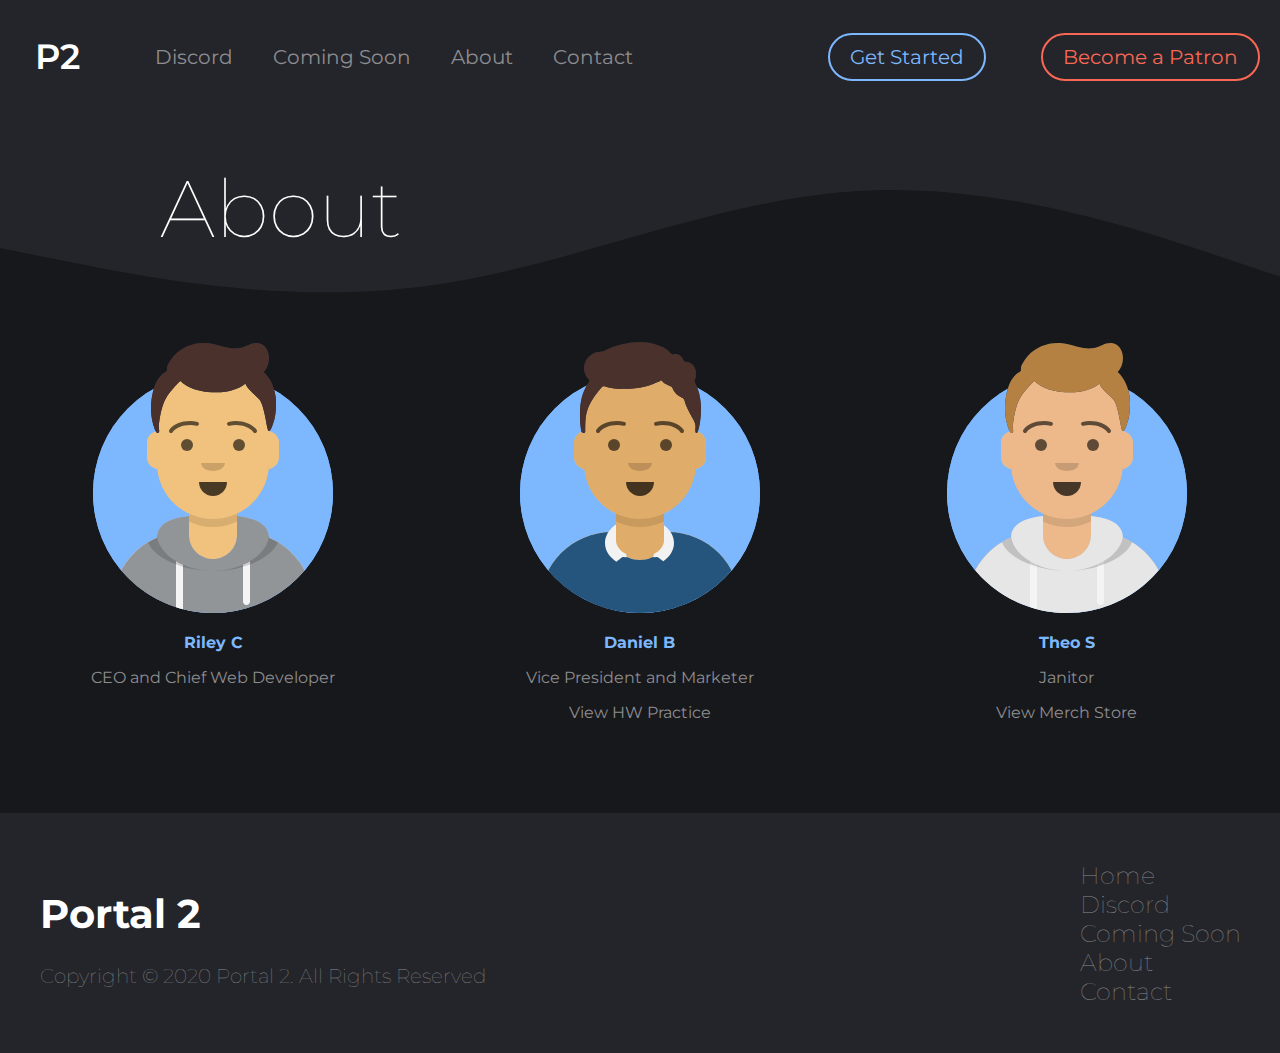
<file: pages/about.html>
<!DOCTYPE html>
<html lang="en">
<head>
    <script async src="https://www.googletagmanager.com/gtag/js?id=UA-155208726-1"></script>
    <script>
    window.dataLayer = window.dataLayer || [];
    function gtag(){dataLayer.push(arguments);}
    gtag('js', new Date());

    gtag('config', 'UA-155208726-1');
    </script>
    <meta charset="UTF-8">
    <meta name="viewport" content="width=device-width, initial-scale=1.0">
    <meta http-equiv="X-UA-Compatible" content="ie=edge">
    <meta name="description" content="We're a small team of developers that like coding and getting our homework done fast. See the people behind the website you love!"/>
    <meta name="keywords" content="portal, Head-Royce School, HRS, portal 2, Head-Royce, homework, HRS homework, about"/>
    <link rel="shortcut icon" href="../images/favicon.ico" type="image/x-icon">
    <link rel="apple-touch-icon" href="../images/favicon.png">
    <link href="https://fonts.googleapis.com/css?family=Montserrat:100,300,600" rel="stylesheet">
    <link href="https://fonts.googleapis.com/css?family=Lato&display=swap" rel="stylesheet">
    <link rel="stylesheet" type="text/css" href="template.css">
    <title>Portal 2 - About</title>
    <style>



        h1#about{
            padding-left: 2em;
            padding-top: 2em;
            margin:0px;
            font-size: 80px;
            font-weight: 100;
        }
        svg#wave{
            margin-top: -13em;
            display: block;
        }
        div.container {
            background-color: var(--dark-grey);
            color: var(--text-color);
            font: 15px;
            height: 30em;
            display: flex;
            flex-flow: row nowrap;
            justify-content: space-around;
            text-align: center;
        }

        p.name{
            font-weight: bold;
            color: var(--main-color);
        }
        a.weblink{
        cursor: pointer;
        transition: 0.2s ease-in-out;
        color: var(--text-color);        
        }
        
        a.weblink:hover{
            color: var(--main-color);
        }
    </style>
</head>
<body>
    <div id="home"></div>
    <div class="topnav" id="tpnv">
        <a class="tnlink" id="logo" href="../index.html">P2</a>
        <a class="tnlink" id="communitylink" href="../index.html#community">Discord</a>
        <!-- <a hidden class="tnlink" id="resources" href=""> Resources </a>
        <div class="dropdown-content">
            <a href="#">PDF Library</a>
            <a href="#">Study Help</a>
            <a href="#">Lunch Menu</a>
          </div>
          <div class="dropdown">
                <button class="dropbtn">Dropdown</button>
                <div class="dropdown-content">
                    <a href="#">Link 1</a>
                    <a href="#">Link 2</a>
                    <a href="#">Link 3</a>
                </div>
                </div> -->
        <a class="tnlink" id="efficiencylink" href="../index.html#efficiency">Coming Soon</a>
        <a class="tnlink" id="about" href="about.html">About</a>
        <a class="tnlink" id="contact" href="contact.html">Contact</a>
        <a class="tnlink" id="getStarted" href="../index.html#community" onmouseover="setMood('excited')" onmouseleave="setMood('normal')"><span id="getStartedtext">Get Started</span></a>
        <a class="tnlink" id="patreon" href="https://www.patreon.com/bePatron?u=31668042" onmouseover="setMood('excited')" onmouseleave="setMood('normal')"><span id="patreon">Become a Patron</span></a>
    </div>
    <!-- Page Specific Start-->
    <div class="topsec">
        <h1 id="about" >About </h1> 
    </div>
    <svg id="wave" xmlns="http://www.w3.org/2000/svg" viewBox="0 0 1440 320"><path fill="var(--dark-grey)" fill-opacity="1" d="M0,224L80,240C160,256,320,288,480,266.7C640,245,800,171,960,160C1120,149,1280,203,1360,229.3L1440,256L1440,320L1360,320C1280,320,1120,320,960,320C800,320,640,320,480,320C320,320,160,320,80,320L0,320Z"></path></svg>
    <div class="container">

        <div id="rileydescripition">
            <svg xmlns="http://www.w3.org/2000/svg" xmlns:xlink="http://www.w3.org/1999/xlink" width="264px" height="280px" viewBox="0 0 264 280" version="1.1" data-reactroot=""><desc>Created with getavataaars.com</desc><defs><circle id="path-1" cx="120" cy="120" r="120"/><path d="M12,160 C12,226.27417 65.72583,280 132,280 C198.27417,280 252,226.27417 252,160 L264,160 L264,-1.42108547e-14 L-3.19744231e-14,-1.42108547e-14 L-3.19744231e-14,160 L12,160 Z" id="path-3"/><path d="M124,144.610951 L124,163 L128,163 L128,163 C167.764502,163 200,195.235498 200,235 L200,244 L0,244 L0,235 C-4.86974701e-15,195.235498 32.235498,163 72,163 L72,163 L76,163 L76,144.610951 C58.7626345,136.422372 46.3722246,119.687011 44.3051388,99.8812385 C38.4803105,99.0577866 34,94.0521096 34,88 L34,74 C34,68.0540074 38.3245733,63.1180731 44,62.1659169 L44,56 L44,56 C44,25.072054 69.072054,5.68137151e-15 100,0 L100,0 L100,0 C130.927946,-5.68137151e-15 156,25.072054 156,56 L156,62.1659169 C161.675427,63.1180731 166,68.0540074 166,74 L166,88 C166,94.0521096 161.51969,99.0577866 155.694861,99.8812385 C153.627775,119.687011 141.237365,136.422372 124,144.610951 Z" id="path-5"/></defs><g id="Avataaar" stroke="none" stroke-width="1" fill="none" fill-rule="evenodd"><g transform="translate(-825.000000, -1100.000000)" id="Avataaar/Circle"><g transform="translate(825.000000, 1100.000000)"><g id="Circle" stroke-width="1" fill-rule="evenodd" transform="translate(12.000000, 40.000000)"><mask id="mask-2" fill="white"><use xlink:href="#path-1"/></mask><use id="Circle-Background" fill="#7DB8FF" xlink:href="#path-1"/><g id="Color/Palette/Blue-01" mask="url(#mask-2)" fill="#7DB8FF"><rect id="🖍Color" x="0" y="0" width="240" height="240"/></g></g><mask id="mask-4" fill="white"><use xlink:href="#path-3"/></mask><g id="Mask"/><g id="Avataaar" stroke-width="1" fill-rule="evenodd" mask="url(#mask-4)"><g id="Body" transform="translate(32.000000, 36.000000)"><mask id="mask-6" fill="white"><use xlink:href="#path-5"/></mask><use fill="#D0C6AC" xlink:href="#path-5"/><g id="Skin/👶🏽-03-Brown" mask="url(#mask-6)" fill="#f1c27d"><g transform="translate(0.000000, 0.000000)" id="Color"><rect x="0" y="0" width="264" height="280"/></g></g><path d="M156,79 L156,102 C156,132.927946 130.927946,158 100,158 C69.072054,158 44,132.927946 44,102 L44,79 L44,94 C44,124.927946 69.072054,150 100,150 C130.927946,150 156,124.927946 156,94 L156,79 Z" id="Neck-Shadow" fill-opacity="0.100000001" fill="#000000" mask="url(#mask-6)"/></g><g id="Clothing/Hoodie" transform="translate(0.000000, 170.000000)"><defs><path d="M108,13.0708856 C90.0813006,15.075938 76.2798424,20.5518341 76.004203,34.6449676 C50.1464329,45.5680933 32,71.1646257 32,100.999485 L32,100.999485 L32,110 L232,110 L232,100.999485 C232,71.1646257 213.853567,45.5680933 187.995797,34.6449832 C187.720158,20.5518341 173.918699,15.075938 156,13.0708856 L156,32 L156,32 C156,45.254834 145.254834,56 132,56 L132,56 C118.745166,56 108,45.254834 108,32 L108,13.0708856 Z" id="react-path-10378"/></defs><mask id="react-mask-10379" fill="white"><use xlink:href="#react-path-10378"/></mask><use id="Hoodie" fill="#B7C1DB" fill-rule="evenodd" xlink:href="#react-path-10378"/><g id="Color/Palette/Gray-01" mask="url(#react-mask-10379)" fill-rule="evenodd" fill="#929598"><rect id="🖍Color" x="0" y="0" width="264" height="110"/></g><path d="M102,61.7390531 L102,110 L95,110 L95,58.1502625 C97.2037542,59.4600576 99.5467694,60.6607878 102,61.7390531 Z M169,58.1502625 L169,98.5 C169,100.432997 167.432997,102 165.5,102 C163.567003,102 162,100.432997 162,98.5 L162,61.7390531 C164.453231,60.6607878 166.796246,59.4600576 169,58.1502625 Z" id="Straps" fill="#F4F4F4" fill-rule="evenodd" mask="url(#react-mask-10379)"/><path d="M90.9601329,12.7243537 C75.9093095,15.5711782 65.5,21.2428847 65.5,32.3076923 C65.5,52.0200095 98.5376807,68 132,68 C165.462319,68 198.5,52.0200095 198.5,32.3076923 C198.5,21.2428847 188.09069,15.5711782 173.039867,12.7243537 C182.124921,16.0744598 188,21.7060546 188,31.0769231 C188,51.4689754 160.178795,68 132,68 C103.821205,68 76,51.4689754 76,31.0769231 C76,21.7060546 81.8750795,16.0744598 90.9601329,12.7243537 Z" id="Shadow" fill-opacity="0.16" fill="#000000" fill-rule="evenodd" mask="url(#react-mask-10379)"/></g><g id="Face" transform="translate(76.000000, 82.000000)" fill="#000000"><g id="Mouth/Default" transform="translate(2.000000, 52.000000)" fill-opacity="0.699999988"><path d="M40,15 C40,22.7319865 46.2680135,29 54,29 L54,29 C61.7319865,29 68,22.7319865 68,15" id="Mouth"/></g><g id="Nose/Default" transform="translate(28.000000, 40.000000)" fill-opacity="0.16"><path d="M16,8 C16,12.418278 21.372583,16 28,16 L28,16 C34.627417,16 40,12.418278 40,8" id="Nose"/></g><g id="Eyes/Default-😀" transform="translate(0.000000, 8.000000)" fill-opacity="0.599999964"><circle id="Eye" cx="30" cy="22" r="6"/><circle id="Eye" cx="82" cy="22" r="6"/></g><g id="Eyebrow/Outline/Default" fill-opacity="0.599999964"><g id="I-Browse" transform="translate(12.000000, 6.000000)"><path d="M3.63024536,11.1585767 C7.54515501,5.64986673 18.2779197,2.56083721 27.5230268,4.83118046 C28.5957248,5.0946055 29.6788665,4.43856013 29.9422916,3.36586212 C30.2057166,2.2931641 29.5496712,1.21002236 28.4769732,0.94659732 C17.7403633,-1.69001789 5.31209962,1.88699832 0.369754639,8.84142326 C-0.270109626,9.74178291 -0.0589363917,10.9903811 0.84142326,11.6302454 C1.74178291,12.2701096 2.9903811,12.0589364 3.63024536,11.1585767 Z" id="Eyebrow" fill-rule="nonzero"/><path d="M61.6302454,11.1585767 C65.545155,5.64986673 76.2779197,2.56083721 85.5230268,4.83118046 C86.5957248,5.0946055 87.6788665,4.43856013 87.9422916,3.36586212 C88.2057166,2.2931641 87.5496712,1.21002236 86.4769732,0.94659732 C75.7403633,-1.69001789 63.3120996,1.88699832 58.3697546,8.84142326 C57.7298904,9.74178291 57.9410636,10.9903811 58.8414233,11.6302454 C59.7417829,12.2701096 60.9903811,12.0589364 61.6302454,11.1585767 Z" id="Eyebrow" fill-rule="nonzero" transform="translate(73.000154, 6.039198) scale(-1, 1) translate(-73.000154, -6.039198) "/></g></g></g><g id="Top" stroke-width="1" fill-rule="evenodd"><defs><rect id="react-path-10384" x="0" y="0" width="264" height="280"/><path d="M183.679824,38.9488198 C189.086072,33.9985622 190.387393,23.9615454 187.317704,17.4493246 C183.549263,9.45385312 175.901319,8.45217737 168.572342,11.9686703 C161.664469,15.2835661 155.515175,16.3878671 147.950196,14.7817319 C140.691624,13.2406923 133.805566,10.5226172 126.303388,10.0762471 C113.978028,9.34292483 102.003367,13.914565 93.6031232,23.1292512 C92.0003538,24.8871655 90.7089493,26.8971594 89.4882796,28.9343872 C88.5115454,30.5644351 87.4105298,32.3133822 86.9950459,34.1921885 C86.7973853,35.0855929 87.165272,37.2898774 86.7203704,38.0218712 C86.2391099,38.8123183 84.4244668,39.5373375 83.6510124,40.1238625 C82.0842713,41.3125222 80.7267597,42.6539573 79.4713836,44.1710842 C76.8052796,47.3926541 75.3376994,50.7577001 74.1034777,54.7428152 C70.0005333,67.9877849 69.6528094,83.7412616 74.9569218,96.7467724 C75.6639385,98.4811062 77.8550622,102.098564 79.1431613,98.3847912 C79.3976741,97.6508047 78.8086588,95.1907873 78.8099809,94.4501584 C78.8146084,91.7300906 80.3160587,73.7213568 86.857084,63.6330196 C88.9862338,60.3491948 98.8298903,48.0522456 100.840541,47.9536058 C101.9058,49.6464245 112.720532,60.4624529 140.783385,59.1948919 C153.445253,58.6229725 163.18265,52.9341181 165.520833,50.4680909 C166.549375,56.0008881 178.51323,64.2839965 180.33625,67.6921976 C185.602529,77.5376948 186.770677,97.9957204 188.780988,97.9573368 C190.791299,97.9189532 192.234429,92.7197798 192.647929,91.7270713 C195.719601,84.351669 196.242509,75.0948338 195.914948,67.1684434 C195.487565,56.9663626 191.276535,45.9419513 183.679824,38.9488198 Z" id="react-path-10383"/><filter x="-0.8%" y="-2.0%" width="101.5%" height="108.0%" filterUnits="objectBoundingBox" id="react-filter-10380"><feOffset dx="0" dy="2" in="SourceAlpha" result="shadowOffsetOuter1"/><feColorMatrix values="0 0 0 0 0   0 0 0 0 0   0 0 0 0 0  0 0 0 0.16 0" type="matrix" in="shadowOffsetOuter1" result="shadowMatrixOuter1"/><feMerge><feMergeNode in="shadowMatrixOuter1"/><feMergeNode in="SourceGraphic"/></feMerge></filter></defs><mask id="react-mask-10382" fill="white"><use xlink:href="#react-path-10384"/></mask><g id="Mask"/><g id="Top/Short-Hair/Short-Waved" mask="url(#react-mask-10382)"><g transform="translate(-1.000000, 0.000000)"><mask id="react-mask-10381" fill="white"><use xlink:href="#react-path-10383"/></mask><use id="Short-Hair" stroke="none" fill="#28354B" fill-rule="evenodd" xlink:href="#react-path-10383"/><g id="Skin/👶🏽-03-Brown" mask="url(#react-mask-10381)" fill="#4A312C"><g transform="translate(0.000000, 0.000000) " id="Color"><rect x="0" y="0" width="264" height="280"/></g></g></g></g></g></g></g></g></g></svg>
            <p class="name">Riley C</p>
            <p class="jobtitle"> CEO and Chief Web Developer</p>
        </div>

        <div id="danieldescription">
            <svg xmlns="http://www.w3.org/2000/svg" xmlns:xlink="http://www.w3.org/1999/xlink" width="264px" height="280px" viewBox="0 0 264 280" version="1.1" data-reactroot=""><desc>Created with getavataaars.com</desc><defs><circle id="path-1" cx="120" cy="120" r="120"/><path d="M12,160 C12,226.27417 65.72583,280 132,280 C198.27417,280 252,226.27417 252,160 L264,160 L264,-1.42108547e-14 L-3.19744231e-14,-1.42108547e-14 L-3.19744231e-14,160 L12,160 Z" id="path-3"/><path d="M124,144.610951 L124,163 L128,163 L128,163 C167.764502,163 200,195.235498 200,235 L200,244 L0,244 L0,235 C-4.86974701e-15,195.235498 32.235498,163 72,163 L72,163 L76,163 L76,144.610951 C58.7626345,136.422372 46.3722246,119.687011 44.3051388,99.8812385 C38.4803105,99.0577866 34,94.0521096 34,88 L34,74 C34,68.0540074 38.3245733,63.1180731 44,62.1659169 L44,56 L44,56 C44,25.072054 69.072054,5.68137151e-15 100,0 L100,0 L100,0 C130.927946,-5.68137151e-15 156,25.072054 156,56 L156,62.1659169 C161.675427,63.1180731 166,68.0540074 166,74 L166,88 C166,94.0521096 161.51969,99.0577866 155.694861,99.8812385 C153.627775,119.687011 141.237365,136.422372 124,144.610951 Z" id="path-5"/></defs><g id="Avataaar" stroke="none" stroke-width="1" fill="none" fill-rule="evenodd"><g transform="translate(-825.000000, -1100.000000)" id="Avataaar/Circle"><g transform="translate(825.000000, 1100.000000)"><g id="Circle" stroke-width="1" fill-rule="evenodd" transform="translate(12.000000, 40.000000)"><mask id="mask-2" fill="white"><use xlink:href="#path-1"/></mask><use id="Circle-Background" fill="#7DB8FF" xlink:href="#path-1"/><g id="Color/Palette/Blue-01" mask="url(#mask-2)" fill="#7DB8FF"><rect id="🖍Color" x="0" y="0" width="240" height="240"/></g></g><mask id="mask-4" fill="white"><use xlink:href="#path-3"/></mask><g id="Mask"/><g id="Avataaar" stroke-width="1" fill-rule="evenodd" mask="url(#mask-4)"><g id="Body" transform="translate(32.000000, 36.000000)"><mask id="mask-6" fill="white"><use xlink:href="#path-5"/></mask><use fill="#D0C6AC" xlink:href="#path-5"/><g id="Skin/👶🏽-03-Brown" mask="url(#mask-6)" fill="#e0ac69"><g transform="translate(0.000000, 0.000000)" id="Color"><rect x="0" y="0" width="264" height="280"/></g></g><path d="M156,79 L156,102 C156,132.927946 130.927946,158 100,158 C69.072054,158 44,132.927946 44,102 L44,79 L44,94 C44,124.927946 69.072054,150 100,150 C130.927946,150 156,124.927946 156,94 L156,79 Z" id="Neck-Shadow" fill-opacity="0.100000001" fill="#000000" mask="url(#mask-6)"/></g><g id="Clothing/Collar-+-Sweater" transform="translate(0.000000, 170.000000)"><defs><path d="M105.192402,29.0517235 L104,29.0517235 L104,29.0517235 C64.235498,29.0517235 32,61.2872215 32,101.051724 L32,110 L232,110 L232,101.051724 C232,61.2872215 199.764502,29.0517235 160,29.0517235 L160,29.0517235 L158.807598,29.0517235 C158.934638,30.0353144 159,31.0364513 159,32.0517235 C159,45.8588423 146.911688,57.0517235 132,57.0517235 C117.088312,57.0517235 105,45.8588423 105,32.0517235 C105,31.0364513 105.065362,30.0353144 105.192402,29.0517235 Z" id="react-path-17782"/></defs><mask id="react-mask-17783" fill="white"><use xlink:href="#react-path-17782"/></mask><use id="Clothes" fill="#E6E6E6" fill-rule="evenodd" xlink:href="#react-path-17782"/><g id="Color/Palette/Gray-01" mask="url(#react-mask-17783)" fill-rule="evenodd" fill="#25557C"><rect id="🖍Color" x="0" y="0" width="264" height="110"/></g><path d="M156,22.2794906 C162.181647,26.8351858 166,33.1057265 166,40.027915 C166,47.2334941 161.862605,53.7329769 155.228997,58.3271669 L149.57933,53.8764929 L145,54.207887 L146,51.0567821 L145.922229,50.995516 C152.022491,47.8530505 156,42.7003578 156,36.8768102 L156,22.2794906 Z M108,21.5714994 C101.232748,26.1740081 97,32.7397769 97,40.027915 C97,47.4261549 101.361602,54.080035 108.308428,58.6915723 L114.42067,53.8764929 L119,54.207887 L118,51.0567821 L118.077771,50.995516 C111.977509,47.8530505 108,42.7003578 108,36.8768102 L108,21.5714994 Z" id="Collar" fill="#F2F2F2" fill-rule="evenodd"/></g><g id="Face" transform="translate(76.000000, 82.000000)" fill="#000000"><g id="Mouth/Default" transform="translate(2.000000, 52.000000)" fill-opacity="0.699999988"><path d="M40,15 C40,22.7319865 46.2680135,29 54,29 L54,29 C61.7319865,29 68,22.7319865 68,15" id="Mouth"/></g><g id="Nose/Default" transform="translate(28.000000, 40.000000)" fill-opacity="0.16"><path d="M16,8 C16,12.418278 21.372583,16 28,16 L28,16 C34.627417,16 40,12.418278 40,8" id="Nose"/></g><g id="Eyes/Default-😀" transform="translate(0.000000, 8.000000)" fill-opacity="0.599999964"><circle id="Eye" cx="30" cy="22" r="6"/><circle id="Eye" cx="82" cy="22" r="6"/></g><g id="Eyebrow/Outline/Default" fill-opacity="0.599999964"><g id="I-Browse" transform="translate(12.000000, 6.000000)"><path d="M3.63024536,11.1585767 C7.54515501,5.64986673 18.2779197,2.56083721 27.5230268,4.83118046 C28.5957248,5.0946055 29.6788665,4.43856013 29.9422916,3.36586212 C30.2057166,2.2931641 29.5496712,1.21002236 28.4769732,0.94659732 C17.7403633,-1.69001789 5.31209962,1.88699832 0.369754639,8.84142326 C-0.270109626,9.74178291 -0.0589363917,10.9903811 0.84142326,11.6302454 C1.74178291,12.2701096 2.9903811,12.0589364 3.63024536,11.1585767 Z" id="Eyebrow" fill-rule="nonzero"/><path d="M61.6302454,11.1585767 C65.545155,5.64986673 76.2779197,2.56083721 85.5230268,4.83118046 C86.5957248,5.0946055 87.6788665,4.43856013 87.9422916,3.36586212 C88.2057166,2.2931641 87.5496712,1.21002236 86.4769732,0.94659732 C75.7403633,-1.69001789 63.3120996,1.88699832 58.3697546,8.84142326 C57.7298904,9.74178291 57.9410636,10.9903811 58.8414233,11.6302454 C59.7417829,12.2701096 60.9903811,12.0589364 61.6302454,11.1585767 Z" id="Eyebrow" fill-rule="nonzero" transform="translate(73.000154, 6.039198) scale(-1, 1) translate(-73.000154, -6.039198) "/></g></g></g><g id="Top" stroke-width="1" fill-rule="evenodd"><defs><rect id="react-path-17788" x="0" y="0" width="264" height="280"/><path d="M94.2519269,52.0221149 C94.3749353,51.9677149 94.0696712,51.9468149 93.3361345,51.9595149 C94.2276637,51.9577149 94.5329279,51.9785149 94.2519269,52.0221149 M86.1169775,36.3015924 C86.1148422,36.2819924 86.1337548,36.4526924 86.1169775,36.3015924 M193.765056,70.7656665 C193.500946,67.448734 193.03295,64.1518864 192.246676,60.9110823 C191.622233,58.3353492 190.769007,55.8775343 189.760006,53.4200433 C189.150703,51.9353766 187.727538,49.8961062 187.560324,48.2944933 C187.395466,46.7168527 188.626521,44.969138 188.889285,43.1323368 C189.144311,41.3447761 189.100909,39.4652134 188.734183,37.6938503 C187.901144,33.6710288 185.140271,29.9300447 180.877167,28.8814158 C179.925362,28.6471994 177.913417,28.9358396 177.240862,28.3815597 C176.469729,27.7459682 175.932761,25.5806808 175.234637,24.7121687 C173.244224,22.2362125 170.13984,20.6417265 166.865887,21.1976261 C164.454917,21.606776 165.839391,22.1053363 164.032005,20.6864317 C163.027041,19.8976114 162.276095,18.6931622 161.300066,17.8392279 C159.832826,16.5563826 158.149588,15.4581893 156.408146,14.556958 C151.851325,12.19892 146.654249,10.4848961 141.564162,9.64942693 C132.278934,8.12523827 122.368926,9.45408458 113.368668,11.8688141 C108.890239,13.0703477 104.381531,14.5951842 100.222053,16.6117782 C98.4385542,17.4764029 97.4090304,18.1936301 95.5494951,18.4200717 C92.6207355,18.7767416 90.1404579,18.7589243 87.3661268,20.0009517 C78.8298269,23.8229236 74.9849256,32.6897818 78.3066539,41.1750259 C78.974835,42.8815988 79.8795374,44.3801954 81.1267416,45.7586062 C82.6474761,47.4392631 83.1975648,47.1085093 81.8877817,49.0411999 C79.9289949,51.9311653 78.2777195,55.0129095 76.9332826,58.2128958 C73.4043038,66.6145606 72.8138416,76.0771643 73.043634,85.0373203 C73.1240445,88.1741362 73.2586228,91.3495022 73.753198,94.4561907 C73.966841,95.8009106 74.0267283,98.3293468 75.0353925,99.3271154 C75.5471264,99.8331265 76.2762042,100.115288 77.0035997,99.9137903 C78.7130802,99.4401742 78.1253096,98.1787097 78.1650102,97.0076274 C78.364859,91.1240324 78.0950295,85.9191145 79.4943071,80.1064647 C80.5278683,75.8118486 82.2504702,71.9114806 84.4827873,68.0713675 C87.3213795,63.1871608 90.3857268,58.8977279 94.2895061,54.7155226 C95.2073299,53.7320079 95.4078515,53.3150832 96.6385698,53.243814 C97.5705244,53.1900382 98.9338023,53.8282213 99.8398505,54.0491558 C101.837665,54.5360539 103.83918,55.0174448 105.873331,55.3452831 C109.613261,55.9481556 113.316519,55.9886494 117.090094,55.8704074 C124.516459,55.6381346 131.974787,55.1172217 139.175061,53.2470535 C143.956964,52.00535 148.196516,49.7762443 152.776887,48.1422364 C152.858644,48.1130808 154.006596,47.2951049 154.207791,47.3284719 C154.488723,47.3747968 156.184746,49.1542588 156.471061,49.3784327 C158.696649,51.1238798 161.137899,51.8566566 163.541467,53.2081794 C166.504881,54.8745825 163.634999,52.4899804 165.269452,54.5668292 C165.745859,55.1716454 165.989782,56.2931632 166.371984,56.9783192 C167.587899,59.1610999 169.279548,61.0795367 171.302932,62.6017816 C173.258018,64.0725184 176.196198,64.7829426 177.193087,66.697168 C177.961865,68.1740599 178.220929,70.1812592 178.841334,71.7579279 C180.468722,75.8931602 182.617937,79.7494709 184.767152,83.6443317 C186.498502,86.7830913 188.392354,89.5250111 188.584801,93.1117947 C188.651754,94.3603012 187.463764,101.849397 190.357534,99.5716982 C190.786502,99.2341415 191.711391,95.415733 191.901483,94.7678314 C192.672616,92.135083 192.94682,89.3866841 193.29605,86.6816947 C193.990474,81.3021672 194.218584,76.1837441 193.765056,70.7656665" id="react-path-17787"/><filter x="-0.8%" y="-2.0%" width="101.5%" height="108.0%" filterUnits="objectBoundingBox" id="react-filter-17784"><feOffset dx="0" dy="2" in="SourceAlpha" result="shadowOffsetOuter1"/><feColorMatrix values="0 0 0 0 0   0 0 0 0 0   0 0 0 0 0  0 0 0 0.16 0" type="matrix" in="shadowOffsetOuter1" result="shadowMatrixOuter1"/><feMerge><feMergeNode in="shadowMatrixOuter1"/><feMergeNode in="SourceGraphic"/></feMerge></filter></defs><mask id="react-mask-17786" fill="white"><use xlink:href="#react-path-17788"/></mask><g id="Mask"/><g id="Top/Short-Hair/Short-Curly" mask="url(#react-mask-17786)"><g transform="translate(-1.000000, 0.000000)"><mask id="react-mask-17785" fill="white"><use xlink:href="#react-path-17787"/></mask><use id="Short-Hair" stroke="none" fill="#28354B" fill-rule="evenodd" xlink:href="#react-path-17787"/><g id="Skin/👶🏽-03-Brown" mask="url(#react-mask-17785)" fill="#4A312C"><g transform="translate(0.000000, 0.000000) " id="Color"><rect x="0" y="0" width="264" height="280"/></g></g></g></g></g></g></g></g></g></svg>
            <p class="name">Daniel B</p>
            <p class="jobtitle">Vice President and Marketer</p>
            <a class="weblink" href="hwsupport.html" target="none"> View HW Practice </a> 
        </div>

        <div id="theodescription">
            <svg xmlns="http://www.w3.org/2000/svg" xmlns:xlink="http://www.w3.org/1999/xlink" width="264px" height="280px" viewBox="0 0 264 280" version="1.1" data-reactroot=""><desc>Created with getavataaars.com</desc><defs><circle id="path-1" cx="120" cy="120" r="120"/><path d="M12,160 C12,226.27417 65.72583,280 132,280 C198.27417,280 252,226.27417 252,160 L264,160 L264,-1.42108547e-14 L-3.19744231e-14,-1.42108547e-14 L-3.19744231e-14,160 L12,160 Z" id="path-3"/><path d="M124,144.610951 L124,163 L128,163 L128,163 C167.764502,163 200,195.235498 200,235 L200,244 L0,244 L0,235 C-4.86974701e-15,195.235498 32.235498,163 72,163 L72,163 L76,163 L76,144.610951 C58.7626345,136.422372 46.3722246,119.687011 44.3051388,99.8812385 C38.4803105,99.0577866 34,94.0521096 34,88 L34,74 C34,68.0540074 38.3245733,63.1180731 44,62.1659169 L44,56 L44,56 C44,25.072054 69.072054,5.68137151e-15 100,0 L100,0 L100,0 C130.927946,-5.68137151e-15 156,25.072054 156,56 L156,62.1659169 C161.675427,63.1180731 166,68.0540074 166,74 L166,88 C166,94.0521096 161.51969,99.0577866 155.694861,99.8812385 C153.627775,119.687011 141.237365,136.422372 124,144.610951 Z" id="path-5"/></defs><g id="Avataaar" stroke="none" stroke-width="1" fill="none" fill-rule="evenodd"><g transform="translate(-825.000000, -1100.000000)" id="Avataaar/Circle"><g transform="translate(825.000000, 1100.000000)"><g id="Circle" stroke-width="1" fill-rule="evenodd" transform="translate(12.000000, 40.000000)"><mask id="mask-2" fill="white"><use xlink:href="#path-1"/></mask><use id="Circle-Background" fill="#7DB8FF" xlink:href="#path-1"/><g id="Color/Palette/Blue-01" mask="url(#mask-2)" fill="#7DB8FF"><rect id="🖍Color" x="0" y="0" width="240" height="240"/></g></g><mask id="mask-4" fill="white"><use xlink:href="#path-3"/></mask><g id="Mask"/><g id="Avataaar" stroke-width="1" fill-rule="evenodd" mask="url(#mask-4)"><g id="Body" transform="translate(32.000000, 36.000000)"><mask id="mask-6" fill="white"><use xlink:href="#path-5"/></mask><use fill="#D0C6AC" xlink:href="#path-5"/><g id="Skin/👶🏽-03-Brown" mask="url(#mask-6)" fill="#EDB98A"><g transform="translate(0.000000, 0.000000)" id="Color"><rect x="0" y="0" width="264" height="280"/></g></g><path d="M156,79 L156,102 C156,132.927946 130.927946,158 100,158 C69.072054,158 44,132.927946 44,102 L44,79 L44,94 C44,124.927946 69.072054,150 100,150 C130.927946,150 156,124.927946 156,94 L156,79 Z" id="Neck-Shadow" fill-opacity="0.100000001" fill="#000000" mask="url(#mask-6)"/></g><g id="Clothing/Hoodie" transform="translate(0.000000, 170.000000)"><defs><path d="M108,13.0708856 C90.0813006,15.075938 76.2798424,20.5518341 76.004203,34.6449676 C50.1464329,45.5680933 32,71.1646257 32,100.999485 L32,100.999485 L32,110 L232,110 L232,100.999485 C232,71.1646257 213.853567,45.5680933 187.995797,34.6449832 C187.720158,20.5518341 173.918699,15.075938 156,13.0708856 L156,32 L156,32 C156,45.254834 145.254834,56 132,56 L132,56 C118.745166,56 108,45.254834 108,32 L108,13.0708856 Z" id="react-path-18052"/></defs><mask id="react-mask-18053" fill="white"><use xlink:href="#react-path-18052"/></mask><use id="Hoodie" fill="#B7C1DB" fill-rule="evenodd" xlink:href="#react-path-18052"/><g id="Color/Palette/Gray-01" mask="url(#react-mask-18053)" fill-rule="evenodd" fill="#E6E6E6"><rect id="🖍Color" x="0" y="0" width="264" height="110"/></g><path d="M102,61.7390531 L102,110 L95,110 L95,58.1502625 C97.2037542,59.4600576 99.5467694,60.6607878 102,61.7390531 Z M169,58.1502625 L169,98.5 C169,100.432997 167.432997,102 165.5,102 C163.567003,102 162,100.432997 162,98.5 L162,61.7390531 C164.453231,60.6607878 166.796246,59.4600576 169,58.1502625 Z" id="Straps" fill="#F4F4F4" fill-rule="evenodd" mask="url(#react-mask-18053)"/><path d="M90.9601329,12.7243537 C75.9093095,15.5711782 65.5,21.2428847 65.5,32.3076923 C65.5,52.0200095 98.5376807,68 132,68 C165.462319,68 198.5,52.0200095 198.5,32.3076923 C198.5,21.2428847 188.09069,15.5711782 173.039867,12.7243537 C182.124921,16.0744598 188,21.7060546 188,31.0769231 C188,51.4689754 160.178795,68 132,68 C103.821205,68 76,51.4689754 76,31.0769231 C76,21.7060546 81.8750795,16.0744598 90.9601329,12.7243537 Z" id="Shadow" fill-opacity="0.16" fill="#000000" fill-rule="evenodd" mask="url(#react-mask-18053)"/></g><g id="Face" transform="translate(76.000000, 82.000000)" fill="#000000"><g id="Mouth/Default" transform="translate(2.000000, 52.000000)" fill-opacity="0.699999988"><path d="M40,15 C40,22.7319865 46.2680135,29 54,29 L54,29 C61.7319865,29 68,22.7319865 68,15" id="Mouth"/></g><g id="Nose/Default" transform="translate(28.000000, 40.000000)" fill-opacity="0.16"><path d="M16,8 C16,12.418278 21.372583,16 28,16 L28,16 C34.627417,16 40,12.418278 40,8" id="Nose"/></g><g id="Eyes/Default-😀" transform="translate(0.000000, 8.000000)" fill-opacity="0.599999964"><circle id="Eye" cx="30" cy="22" r="6"/><circle id="Eye" cx="82" cy="22" r="6"/></g><g id="Eyebrow/Outline/Default" fill-opacity="0.599999964"><g id="I-Browse" transform="translate(12.000000, 6.000000)"><path d="M3.63024536,11.1585767 C7.54515501,5.64986673 18.2779197,2.56083721 27.5230268,4.83118046 C28.5957248,5.0946055 29.6788665,4.43856013 29.9422916,3.36586212 C30.2057166,2.2931641 29.5496712,1.21002236 28.4769732,0.94659732 C17.7403633,-1.69001789 5.31209962,1.88699832 0.369754639,8.84142326 C-0.270109626,9.74178291 -0.0589363917,10.9903811 0.84142326,11.6302454 C1.74178291,12.2701096 2.9903811,12.0589364 3.63024536,11.1585767 Z" id="Eyebrow" fill-rule="nonzero"/><path d="M61.6302454,11.1585767 C65.545155,5.64986673 76.2779197,2.56083721 85.5230268,4.83118046 C86.5957248,5.0946055 87.6788665,4.43856013 87.9422916,3.36586212 C88.2057166,2.2931641 87.5496712,1.21002236 86.4769732,0.94659732 C75.7403633,-1.69001789 63.3120996,1.88699832 58.3697546,8.84142326 C57.7298904,9.74178291 57.9410636,10.9903811 58.8414233,11.6302454 C59.7417829,12.2701096 60.9903811,12.0589364 61.6302454,11.1585767 Z" id="Eyebrow" fill-rule="nonzero" transform="translate(73.000154, 6.039198) scale(-1, 1) translate(-73.000154, -6.039198) "/></g></g></g><g id="Top" stroke-width="1" fill-rule="evenodd"><defs><rect id="react-path-18058" x="0" y="0" width="264" height="280"/><path d="M183.679824,38.9488198 C189.086072,33.9985622 190.387393,23.9615454 187.317704,17.4493246 C183.549263,9.45385312 175.901319,8.45217737 168.572342,11.9686703 C161.664469,15.2835661 155.515175,16.3878671 147.950196,14.7817319 C140.691624,13.2406923 133.805566,10.5226172 126.303388,10.0762471 C113.978028,9.34292483 102.003367,13.914565 93.6031232,23.1292512 C92.0003538,24.8871655 90.7089493,26.8971594 89.4882796,28.9343872 C88.5115454,30.5644351 87.4105298,32.3133822 86.9950459,34.1921885 C86.7973853,35.0855929 87.165272,37.2898774 86.7203704,38.0218712 C86.2391099,38.8123183 84.4244668,39.5373375 83.6510124,40.1238625 C82.0842713,41.3125222 80.7267597,42.6539573 79.4713836,44.1710842 C76.8052796,47.3926541 75.3376994,50.7577001 74.1034777,54.7428152 C70.0005333,67.9877849 69.6528094,83.7412616 74.9569218,96.7467724 C75.6639385,98.4811062 77.8550622,102.098564 79.1431613,98.3847912 C79.3976741,97.6508047 78.8086588,95.1907873 78.8099809,94.4501584 C78.8146084,91.7300906 80.3160587,73.7213568 86.857084,63.6330196 C88.9862338,60.3491948 98.8298903,48.0522456 100.840541,47.9536058 C101.9058,49.6464245 112.720532,60.4624529 140.783385,59.1948919 C153.445253,58.6229725 163.18265,52.9341181 165.520833,50.4680909 C166.549375,56.0008881 178.51323,64.2839965 180.33625,67.6921976 C185.602529,77.5376948 186.770677,97.9957204 188.780988,97.9573368 C190.791299,97.9189532 192.234429,92.7197798 192.647929,91.7270713 C195.719601,84.351669 196.242509,75.0948338 195.914948,67.1684434 C195.487565,56.9663626 191.276535,45.9419513 183.679824,38.9488198 Z" id="react-path-18057"/><filter x="-0.8%" y="-2.0%" width="101.5%" height="108.0%" filterUnits="objectBoundingBox" id="react-filter-18054"><feOffset dx="0" dy="2" in="SourceAlpha" result="shadowOffsetOuter1"/><feColorMatrix values="0 0 0 0 0   0 0 0 0 0   0 0 0 0 0  0 0 0 0.16 0" type="matrix" in="shadowOffsetOuter1" result="shadowMatrixOuter1"/><feMerge><feMergeNode in="shadowMatrixOuter1"/><feMergeNode in="SourceGraphic"/></feMerge></filter></defs><mask id="react-mask-18056" fill="white"><use xlink:href="#react-path-18058"/></mask><g id="Mask"/><g id="Top/Short-Hair/Short-Waved" mask="url(#react-mask-18056)"><g transform="translate(-1.000000, 0.000000)"><mask id="react-mask-18055" fill="white"><use xlink:href="#react-path-18057"/></mask><use id="Short-Hair" stroke="none" fill="#28354B" fill-rule="evenodd" xlink:href="#react-path-18057"/><g id="Skin/👶🏽-03-Brown" mask="url(#react-mask-18055)" fill="#B58143"><g transform="translate(0.000000, 0.000000) " id="Color"><rect x="0" y="0" width="264" height="280"/></g></g></g></g></g></g></g></g></g></svg>
            <p class="name">Theo S</p>
            <p class="jobtitle"> Janitor </p>
            <a class="weblink" href="merch.html" target="none"> View Merch Store</a>
        </div>
    </div>

    <!-- Page Specific End-->
    </div>
    <div class="footer">
        <div id="legal">
            <h1 style="font-size: 40px; margin-right: 20em"> Portal 2 </h1>
            <h2 style="font-size: 20px;">Copyright © 2020 Portal 2. All Rights Reserved</h2>
        </div>
        <div id="links"></div>
            <h2 class ="links">
                <a href="../index.html#home">Home</a>
                <a href="../index.html#community">Discord</a>
                <a href="../index.html#efficiency">Coming Soon</a>
                <a href="about.html">About</a>
                <a href="contact.html">Contact</a>
            </h2>
        </div>
        <script>

        </script>
</body>
</html>
</file>
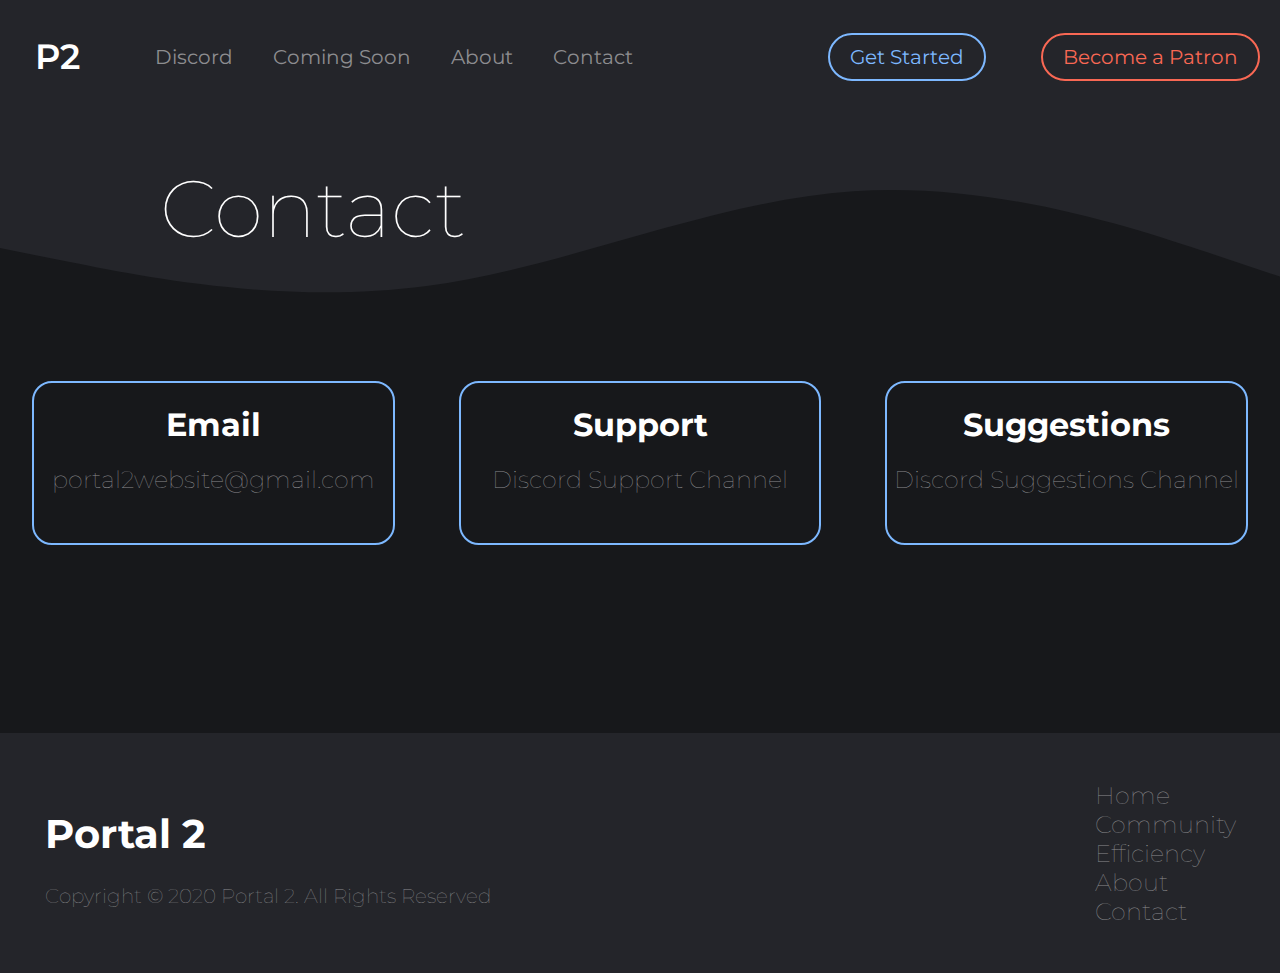
<file: pages/contact.html>
<!DOCTYPE html>
<html lang="en">
<head>
    <script async src="https://www.googletagmanager.com/gtag/js?id=UA-155208726-1"></script>
    <script>
    window.dataLayer = window.dataLayer || [];
    function gtag(){dataLayer.push(arguments);}
    gtag('js', new Date());

    gtag('config', 'UA-155208726-1');
    </script>
    <meta charset="UTF-8">
    <meta name="viewport" content="width=device-width, initial-scale=1.0">
    <meta http-equiv="X-UA-Compatible" content="ie=edge">
    <meta name="description" content="Don't be shy! Say hello to the staff of HRS Portal 2 and ask us some questions if you need help. We accept cookies too!"/>
    <meta name="author" content="Riley C">
    <meta name="keywords" content="portal, Head-Royce School, HRS, portal 2, Head-Royce, homework, HRS homework, contact, discord, email"/>
    <link rel="shortcut icon" href="../images/favicon.ico" type="image/x-icon">
    <link rel="apple-touch-icon" href="../images/favicon.png">
    <link href="https://fonts.googleapis.com/css?family=Montserrat:100,300,600" rel="stylesheet">
    <link href="https://fonts.googleapis.com/css?family=Lato&display=swap" rel="stylesheet">
    <link rel="stylesheet" type="text/css" href="template.css">
    <title>Portal 2 - Contact</title>
    <style>



        h1#contact{
            padding-left: 2em;
            padding-top: 2em;
            margin:0px;
            font-size: 80px;
            font-weight: 100;
        }

        #discord{
            transition: 0.2s ease-in-out;
            color: var(--text-color);
        }

        #discord:hover{
            color: var(--main-color);
        }

        svg#wave{
            margin-top: -13em;
            display: block;
        }

        div.container {
            background-color: var(--dark-grey);

            color: var(--text-color);
            font: 15px;

            height: 20em;
            display: flex;
            flex-flow: row nowrap;
            justify-content: space-around;
            text-align: center;
            padding-bottom: 5em;
        }

        div.container > div{
            height: 10em;
            width: 100%;
            margin: 2em;
            margin-top: 3em;
            border: 2px solid var(--main-color);
            border-radius: 20px;
        }
        p.name{
            font-weight: bold;
            color: var(--main-color);
        }

    </style>
</head>
<body>
    <div id="home"></div>
    <div class="topnav" id="tpnv">
        <a class="tnlink" id="logo" href="../index.html">P2</a>
        <a class="tnlink" id="communitylink" href="../index.html#community">Discord</a>
        <!-- <a hidden class="tnlink" id="resources" href=""> Resources </a>
        <div class="dropdown-content">
            <a href="#">PDF Library</a>
            <a href="#">Study Help</a>
            <a href="#">Lunch Menu</a>
          </div>
          <div class="dropdown">
                <button class="dropbtn">Dropdown</button>
                <div class="dropdown-content">
                    <a href="#">Link 1</a>
                    <a href="#">Link 2</a>
                    <a href="#">Link 3</a>
                </div>
                </div> -->
        <a class="tnlink" id="efficiencylink" href="../index.html#efficiency">Coming Soon</a>
        <a class="tnlink" id="about" href="about.html">About</a>
        <a class="tnlink" id="contact" href="contact.html">Contact</a>
        <a class="tnlink" id="getStarted" href="../index.html#community" onmouseover="setMood('excited')" onmouseleave="setMood('normal')"><span id="getStartedtext">Get Started</span></a>
        <a class="tnlink" id="patreon" href="https://www.patreon.com/bePatron?u=31668042" onmouseover="setMood('excited')" onmouseleave="setMood('normal')"><span id="patreon">Become a Patron</span></a>
    </div>
    <!-- Page Specific Start-->
    <div class="topsec">
        <h1 id="contact">Contact </h1> 
    </div>
    <svg id="wave" xmlns="http://www.w3.org/2000/svg" viewBox="0 0 1440 320"><path fill="var(--dark-grey)" fill-opacity="1" d="M0,224L80,240C160,256,320,288,480,266.7C640,245,800,171,960,160C1120,149,1280,203,1360,229.3L1440,256L1440,320L1360,320C1280,320,1120,320,960,320C800,320,640,320,480,320C320,320,160,320,80,320L0,320Z"></path></svg>
    <div class="container">
        <div class="Email">
            <h1> Email</h1>
            <h2 id="discord"> <a id="discord" href="mailto:portal2website@gmail.com"> portal2website@gmail.com</a> </h2>
        </div>

        <div class="Support">
            <h1> Support</h1>
            <h2 id="discord"> <a id="discord" href="https://discord.gg/2QqfB24" target="none"> Discord Support Channel</a> </h2>
        </div>

        <div class="Suggestions">
            <h1> Suggestions</h1>
            <h2 id="discord"> <a id="discord" href="https://discord.gg/rk43am9" target="none"> Discord Suggestions Channel </a> </h2>
        </div>
    </div>

    <!-- Page Specific End-->
    </div>
    <div class="footer">
        <div id="legal">
            <h1 style="font-size: 40px; margin-right: 20em"> Portal 2 </h1>
            <h2 style="font-size: 20px;">Copyright © 2020 Portal 2. All Rights Reserved</h2>
        </div>
        <div id="links"></div>
            <h2 class ="links">
                <a href="../index.html#home">Home</a>
                <a href="../index.html#community">Community</a>
                <a href="../index.html#efficiency">Efficiency</a>
                <a href="about.html">About</a>
                <a href="contact.html">Contact</a>
            </h2>
        </div>
        <script>

        </script>
</body>
</html>
</file>
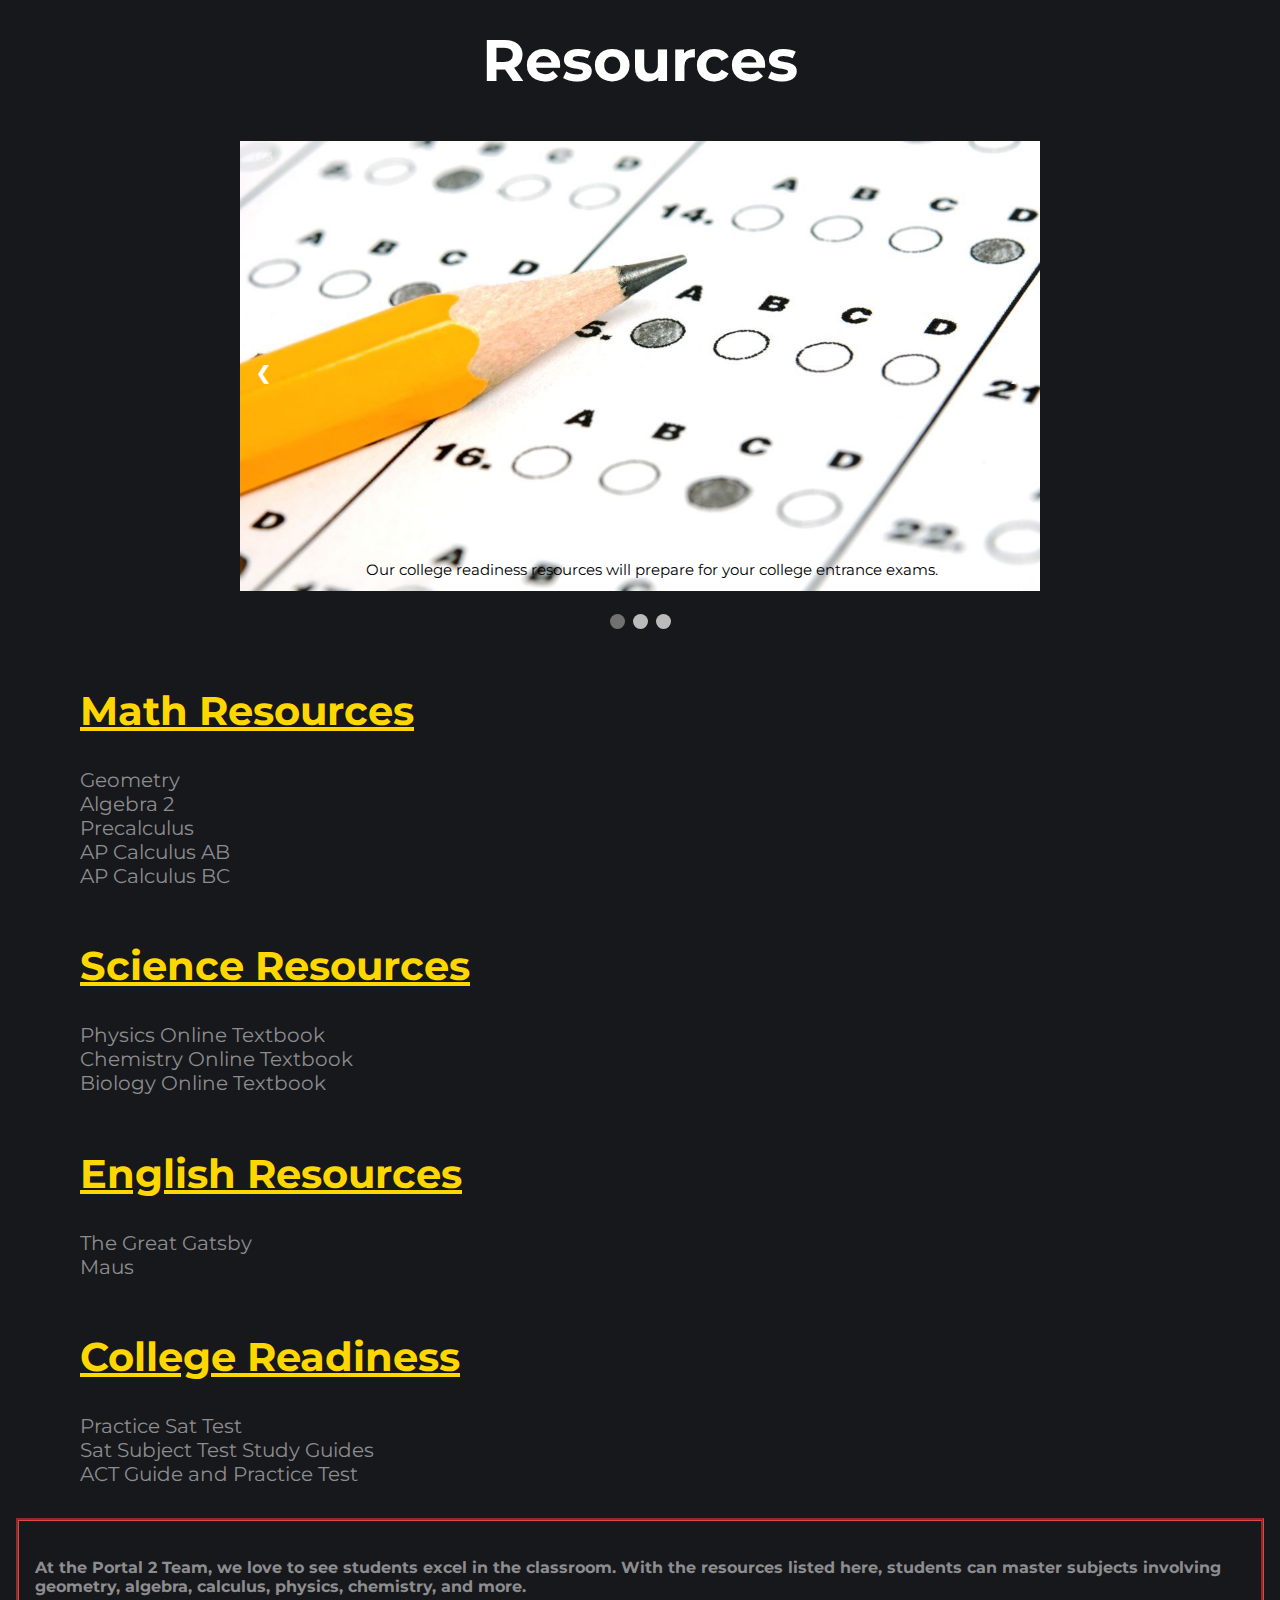
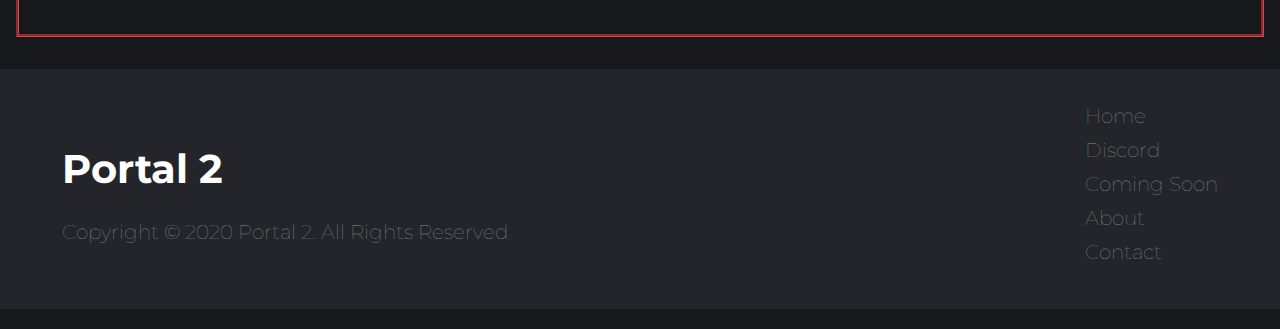
<file: pages/hwsupport.html>
<!DOCTYPE html>
<html lang="en">
<head>
    <script async src="https://www.googletagmanager.com/gtag/js?id=UA-155208726-1"></script>
    <script>
    window.dataLayer = window.dataLayer || [];
    function gtag(){dataLayer.push(arguments);}
    gtag('js', new Date());

    gtag('config', 'UA-155208726-1');
    </script>
    <meta charset="UTF-8">
    <meta name="viewport" content="width=device-width, initial-scale=1.0">
    <meta http-equiv="X-UA-Compatible" content="ie=edge">
    <meta name="description" content="Shhhh! This is a library! Find a collection of online books and resources specifically tailored for the HRS curriculum."/>
    <meta name="author" content="Riley C">
    <meta name="keywords" content="portal, Head-Royce School, HRS, portal 2, Head-Royce, homework, HRS homework, resources, library, books, pdf"/>
    <link rel="shortcut icon" href="../images/favicon.ico" type="image/x-icon">
    <link rel="apple-touch-icon" href="../images/favicon.png">
    <link href="https://fonts.googleapis.com/css?family=Montserrat:300,600" rel="stylesheet">
    <title>Portal 2 - Resources</title>
    <style>

        * {
            font-family: 'Montserrat';
            --main-color:  #7DB8FF;
            --light-grey: #24252A;
            --dark-grey: #17181B;
            --text-color: #8D8D90;
        }

        div#description {
            color: #8D8D90;
            border-style: groove;
            border-color: #E24747;
            padding: 1em;
            margin: 1em;
            margin-top: 2em;
            margin-bottom: 2em;
        }

        body{
            background-color: #17181B;
            margin: 0px;
        }


        h2.topic {
            color: gold;
            padding-top: 20px;
            font-size: 40px;
            text-decoration-color: gold;
            text-decoration: underline;
        }

        a:hover {
            color: #7DB8FF;
        }

        a {
            transition: 0.2s ease-in-out;
            color: #8D8D90;
        }

        a:link,
        a:visited {
            padding-bottom: 10px;
            text-decoration: none;
            font-size: 20px;
        }


        .slideshow-container {
            max-width: 50em;
            position: relative;
            margin: auto;
        }

        .mySlides {
            display: none;
        }


        .prev,
        .next {
            cursor: pointer;
            position: absolute;
            top: 50%;
            width: auto;
            margin-top: -22px;
            padding: 16px;
            color: white;
            font-weight: bold;
            font-size: 18px;
            transition: 0.6s ease;
            border-radius: 0 3px 3px 0;
            user-select: none;
        }


        .next {
            right: 0;
            border-radius: 3px 0 0 3px;
        }


        .prev:hover,
        .next:hover {
            background-color: rgba(0, 0, 0, 0.8);
        }


        .text {
            color: black;
            font-size: 15px;
            padding: 8px 12px;
            position: absolute;
            bottom: 8px;
            width: 100%;
            text-align: center;
        }


        .numbertext {
            color: #f2f2f2;
            font-size: 12px;
            padding: 8px 12px;
            position: absolute;
            top: 0;
        }


        .dot {
            cursor: pointer;
            height: 15px;
            width: 15px;
            margin: 0 2px;
            background-color: #bbb;
            border-radius: 50%;
            display: inline-block;
            transition: background-color 0.6s ease;
        }

        .active,
        .dot:hover {
            background-color: #717171;
        }


        .fade {
            -webkit-animation-name: fade;
            -webkit-animation-duration: 1.5s;
            animation-name: fade;
            animation-duration: 1.5s;
        }

        @-webkit-keyframes fade {
            from {
                opacity: .4
            }

            to {
                opacity: 1
            }
        }

        @keyframes fade {
            from {
                opacity: .4
            }

            to {
                opacity: 1
            }
        }

        div#headerblock {
            font-weight: bold;
            font-size: 22pt;
            text-align: center;
            color: white;
            padding: 5px;
            margin-top: -20px;
            width: 80%;
            margin-right: auto;
            margin-left: auto;
        }

        div.bodyblock {
            margin-left: 5em;
        }

        div.footer{
            background-color: var(--light-grey);
            color: white;
            height: 15em;
            display: flex;
            flex-flow: row wrap;
            justify-content: space-evenly;
            align-items: center;
        }

        h2#legal{
            color: var(--text-color);
            font-weight: 20;
        }

        h2.links > a{
            color: var(--text-color);
            font-weight: 20;
            display: block;
            transition: 0.2s ease-in-out;
        }

        h2.links > a:hover{
            color: var(--main-color);
        }



    </style>
    <title>Extra Resources</title>
</head>

<body>
    <div class="header">
        <div id="headerblock">
            <h1>
                Resources
            </h1>
        </div>
    </div>



    <div>
        <div class="slideshow-container">
            <div class="mySlides fade">
                <div class="numbertext">1 / 3</div>
                <img src="../images/testing.jpg" style="width: 100%; height: 450px;">
                <div class="text">Our college readiness resources will prepare for your college entrance exams.
                </div>
            </div>

            <div class="mySlides fade">
                <div class="numbertext">2 / 3</div>
                <img src="../images/great-gatsby.jpg" style="width: 100%; height: 450px;">
                <div class="text">Forgot your book for English again? No worries! We've got you covered. </div>
            </div>

            <div class="mySlides fade">
                <div class="numbertext">3 / 3</div>
                <img src="../images/physics.jpg" style="width: 100%; height: 450px;">
                <div class="text">Need more clarification on a science topic? Read from online CK-12 textbooks! </div>
            </div>


            <a class="prev" onclick="plusSlides(-1)">&#10094;</a>
            <a class="next" onclick="plusSlides(1)">&#10095;</a>
        </div>
        <br>


        <div style="text-align:center">
            <span class="dot" onclick="currentSlide(1)"></span>
            <span class="dot" onclick="currentSlide(2)"></span>
            <span class="dot" onclick="currentSlide(3)"></span>
        </div>


    </div>
    <div class="bodyblock">

        <h2 class="topic">Math Resources</h2>
        <div><a href="https://www.khanacademy.org/math/geometry">Geometry</a></div>
        <div><a href="https://www.khanacademy.org/math/algebra2">Algebra 2</a></div>
        <div><a href="https://www.khanacademy.org/math/precalculus">Precalculus</a></div>
        <div><a href="https://www.khanacademy.org/math/ap-calculus-ab">AP Calculus AB</a></div>
        <div><a href="https://www.khanacademy.org/math/ap-calculus-bc">AP Calculus BC</a></div>


        <h2 class="topic">Science Resources </h2>
        <div><a href="https://flexbooks.ck12.org/cbook/ck-12-physics-flexbook-2.0/" target="none">Physics Online
            Textbook</a></div>
            <div><a href="https://flexbooks.ck12.org/cbook/ck-12-chemistry-flexbook-2.0/" target="none">Chemistry Online
            Textbook</a></div>
            <div><a href="https://flexbooks.ck12.org/cbook/ck-12-biology-flexbook-2.0/" target="none">Biology Online
            Textbook</a></div>



        <h2 class="topic">English Resources</h2>
        <a href="https://www.planetebook.com/free-ebooks/the-great-gatsby.pdf" target="none">The Great Gatsby</a>
        <div><a href="https://uniteyouthdublin.files.wordpress.com/2016/01/maus-a-survivors-tale-my-father-bleeds-history-by-art-spiegelman.pdf"
            target="none">Maus</a></div>
        <h2 class="topic">College Readiness</h2>
        <div><a href="https://collegereadiness.collegeboard.org/pdf/sat-practice-test-1.pdf" target="none">Practice Sat
            Test</a></div>
        <div><a href="https://collegereadiness.collegeboard.org/pdf/sat-subject-tests-student-guide.pdf">Sat Subject Test
            Study
            Guides</a></div>
        <div><a href="http://www.act.org/content/dam/act/unsecured/documents/Preparing-for-the-ACT.pdf">ACT Guide and
            Practice
            Test</a></div>

    </div>
    <div id="description">
        <h4>At the Portal 2 Team, we love to see students excel in the classroom. With the resources listed here,
            students
            can master subjects involving geometry, algebra, calculus, physics, chemistry, and more. </h4>
        </div>
        <div class="footer">
            <div id="legal">
                <h1 style="font-size: 40px; margin-right: 20em"> Portal 2 </h1>
                <h2 style="font-size: 20px;" id="legal">Copyright © 2020 Portal 2. All Rights Reserved</h2>
            </div>
            <h2 class="links">
                <a href="../index.html#home">Home</a>
                <a href="../index.html#community">Discord</a>
                <a href="../index.html#efficiency">Coming Soon</a>
                <a href="about.html">About</a>
                <a href="contact.html">Contact</a>
            </h2>
        </div>


        <script type="text/javascript">
            var slideIndex = 1;
            showSlides(slideIndex);

            function plusSlides(n) {
                showSlides(slideIndex += n);
            }


            function currentSlide(n) {
                showSlides(slideIndex = n);
            }

            function showSlides(n) {
                var i;
                var slides = document.getElementsByClassName("mySlides");
                var dots = document.getElementsByClassName("dot");
                if (n > slides.length) {
                    slideIndex = 1
                }
                if (n < 1) {
                    slideIndex = slides.length
                }
                for (i = 0; i < slides.length; i++) {
                    slides[i].style.display = "none";
                }
                for (i = 0; i < dots.length; i++) {
                    dots[i].className = dots[i].className.replace(" active", "");
                }
                slides[slideIndex - 1].style.display = "block";
                dots[slideIndex - 1].className += " active";
            }
        </script>
</body>

</html>
</file>
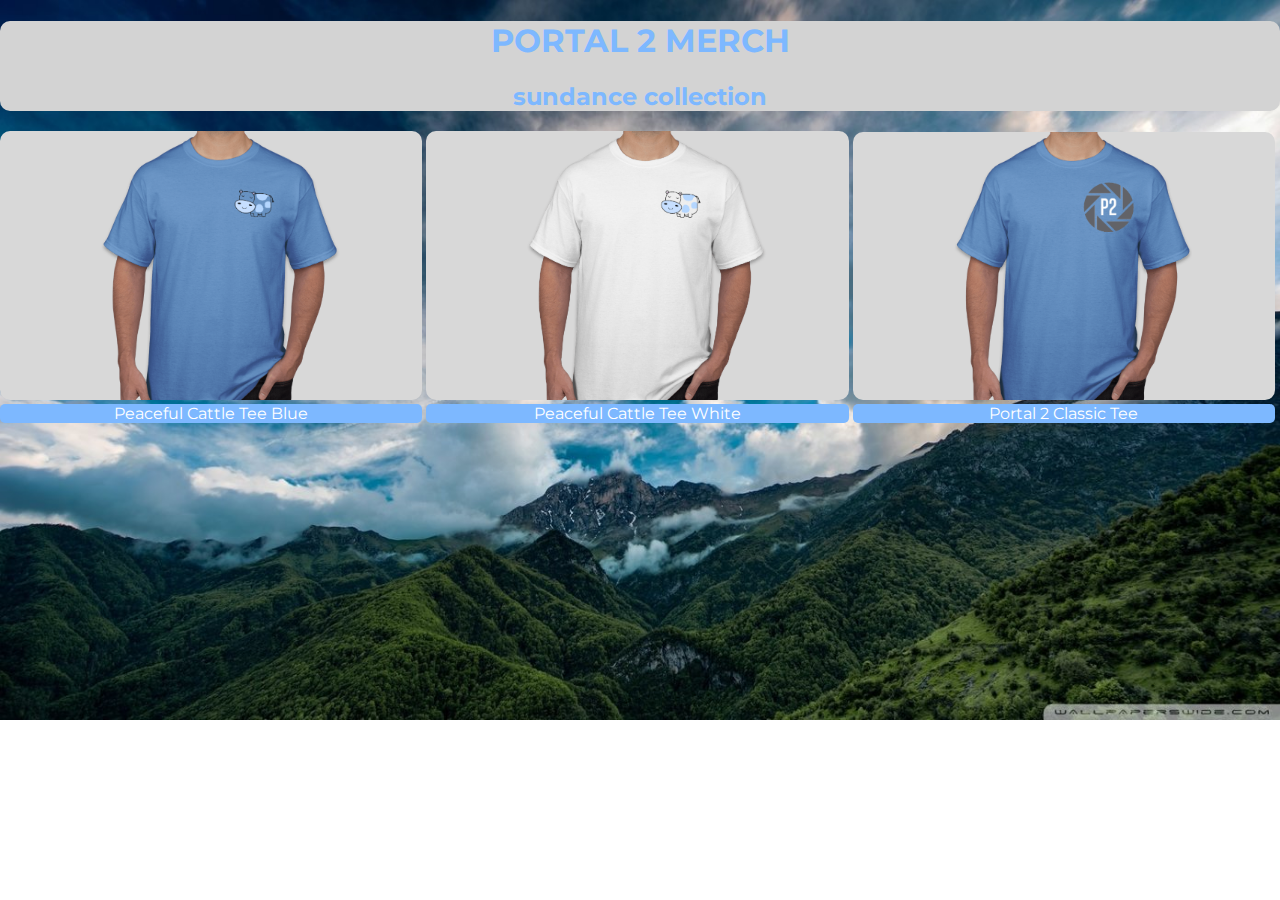
<file: pages/merch.html>
<!DOCTYPE html>
<html lang="en">
<head>
    <script async src="https://www.googletagmanager.com/gtag/js?id=UA-155208726-1"></script>
    <script>
    window.dataLayer = window.dataLayer || [];
    function gtag(){dataLayer.push(arguments);}
    gtag('js', new Date());

    gtag('config', 'UA-155208726-1');
    </script>
    <meta charset="UTF-8">
    <meta name="viewport" content="width=device-width, initial-scale=1.0">
    <meta http-equiv="X-UA-Compatible" content="ie=edge">
    <meta name="description" content="Show your support for HRS Portal 2 by checking out some of our sweet merch!"/>
    <meta name="author" content="Riley C">
    <meta name="keywords" content="portal, Head-Royce School, HRS, portal 2, Head-Royce, homework, HRS homework, shirts, merch, t-shirts, merchandise"/>
    <link rel="shortcut icon" href="../images/favicon.ico" type="image/x-icon">
    <link rel="apple-touch-icon" href="../images/favicon.png">
    <link href="https://fonts.googleapis.com/css?family=Montserrat:300,600" rel="stylesheet">
    <title>Portal 2 - Merch</title>

    <style>
    
    
*{
    font-family: 'Montserrat', 'Lato';

}


body{
    background-image: url("../images/hills.jpg");
    background-size: cover;
    background-repeat: no-repeat;
    margin:0;
}


.header{
   color: #7DB8FF;
   background-color: lightgray;
   text-align: center;
   border-radius: 10px;
}


img{
    width: 33%;
    height: 33%;
    display: inline-block;
    border-radius: 10px;
}


.tname{
    display: inline-block;
    width: 33%;
    text-align: center;
    color: white;
    font-family: 'Montserrat', 'Lato';
    background-color: #7DB8FF;
    border-radius: 5px;

}



    </style>
</head>
<body>
<div class = "header">
    <h1> PORTAL 2 MERCH</h1>
    <h2> sundance collection</h2>
</div>
<div>
    <img src= "../images/teeblue.png"> 
    <img src= "../images/teewhite.png"> 
    <img src= "../images/teeP2.png"> 
</div>
<div  class = "tname">
    Peaceful Cattle Tee Blue 
</div>
<div class = "tname"> 
    Peaceful Cattle Tee White 
</div>
<div class = "tname">
    Portal 2 Classic Tee 
</div>
</body>
</html>
</file>
<file: pages/template.css>
/***********************
    -----------------
         General 
    -----------------
************************/

* {
    font-family: 'Montserrat';
    --main-color:  #7DB8FF;
    --light-grey: #24252A;
    --dark-grey: #17181B;
    --text-color: #8D8D90;
    --main-color-selected: #A5CEFF;
    --cow-color-1: #B4D6FF;
    --cow-color-2: #7DB8FF;
    --cow-mouth-color: #A5CEFF;
    --patreon: #f96854;
}
html {
  scroll-behavior: smooth;
}

a{
    text-decoration: none;
}

body{
    margin: 0px;
    background-color: var(--light-grey);
}
div.mobile{
    display: none;
}
@media screen and (max-width: 600px) {
    div.desktop{ display: none;}
    div.mobile{display: block;}
    
}

h1{
    color: white;
}
h2{
    color: var(--text-color);
    font-weight: 20;
}
/***********************
    -----------------
        Topnav 
    -----------------
************************/
    .topnav {
        display: flex;
        flex-flow: row nowrap;
        justify-content: center;
        align-items: center;
        background-color: var(--light-grey);
        position: fixed;
        width: 100%;

        z-index: 2;
    }


    a#logo{
        color: white;
        float: left;
        font-size: 35px;
        font-weight: 600;
        margin: 1em;
    }
    .topnav > a{
        transition: 0.2s color ease-in-out;
        color: var(--text-color);
        margin-left: 2em;
        font-size: 20px;
        
    }
    
    .topnav > a:hover{
        color: var(--main-color);
    }

    a#contact{
        margin-right: auto;
    }

    .dropdown-content {
        display: none;
        position: absolute;
        background-color: #f1f1f1;
        min-width: 160px;
        box-shadow: 0px 8px 16px 0px rgba(0,0,0,0.2);
        z-index: 1;
      }

    a#getStarted{
        border-radius: 38px;
        float: right;
        margin-right: 0.75em;
        padding: 1em;
        padding-top: 0.5em;
        padding-bottom: 0.5em;
        text-decoration: none;
        border: 2px solid var(--main-color);
        color: var(--main-color);
    }


    span#getStartedtext{
        color: inherit;
        font-size: 20px;
    }


    a#getStarted:hover{
        color: var(--light-grey);
        background-color: var(--main-color);
        border: 2px solid var(--main-color);
    }

    a#patreon{
        border-radius: 38px;
        float: right;
        margin-right: 1em;
        padding: 1em;
        padding-top: 0.5em;
        padding-bottom: 0.5em;
        text-decoration: none;
        border: 2px solid var(--patreon);
        color: var(--patreon);
    }


    span#patreon{
        color: inherit;
        font-size: 20px;
    }


    a#patreon:hover{
        color: var(--light-grey);
        background-color: var(--patreon);
        border: 2px solid var(--patreon);
    }

/***********************
    -----------------
         Footer 
    -----------------
************************/


    h2.links > a{
        color: var(--text-color);
        font-weight: 20;
        display: block;
        transition: 0.2s color ease-in-out;
    }

    h2.links > a:hover{
        color: var(--main-color);
    }

    div.footer{
        height: 15em;
        display: flex;
        flex-flow: row wrap;
        justify-content: space-evenly;
        align-items: center;
    }
</file>
